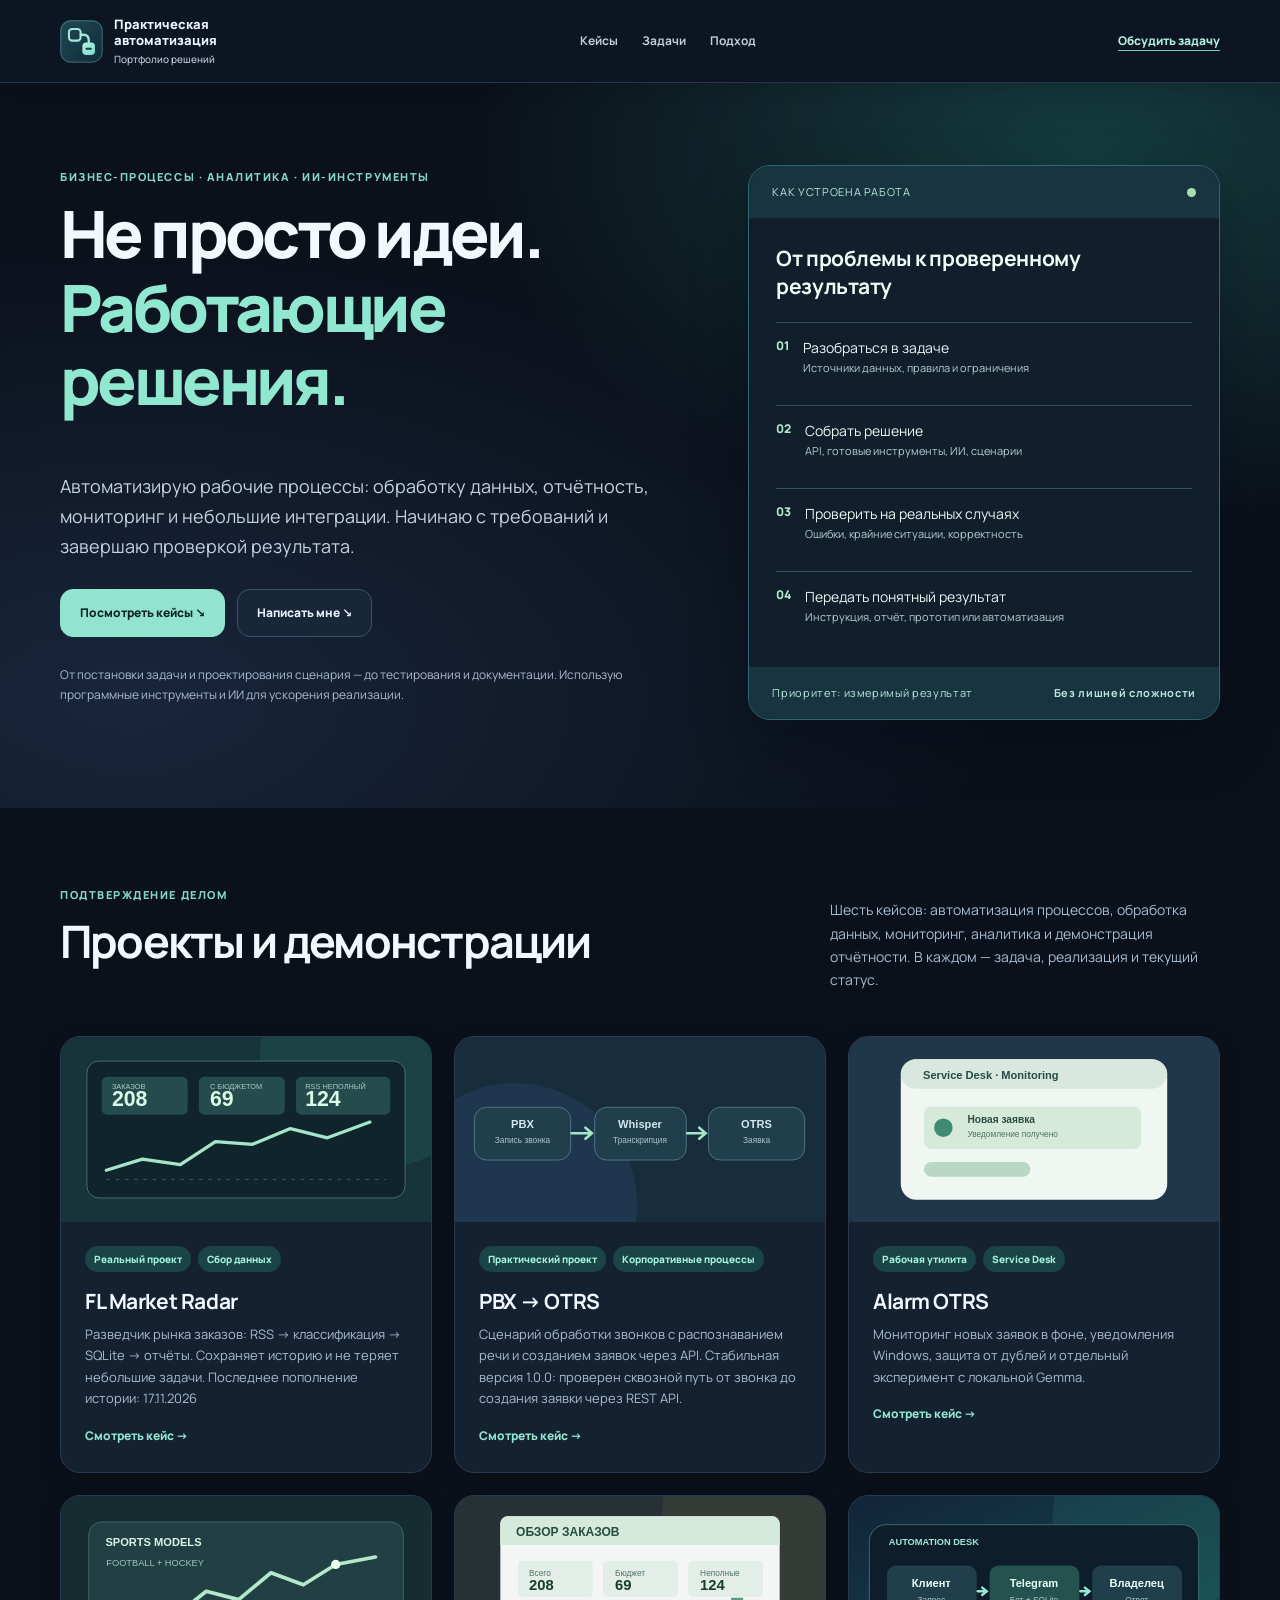
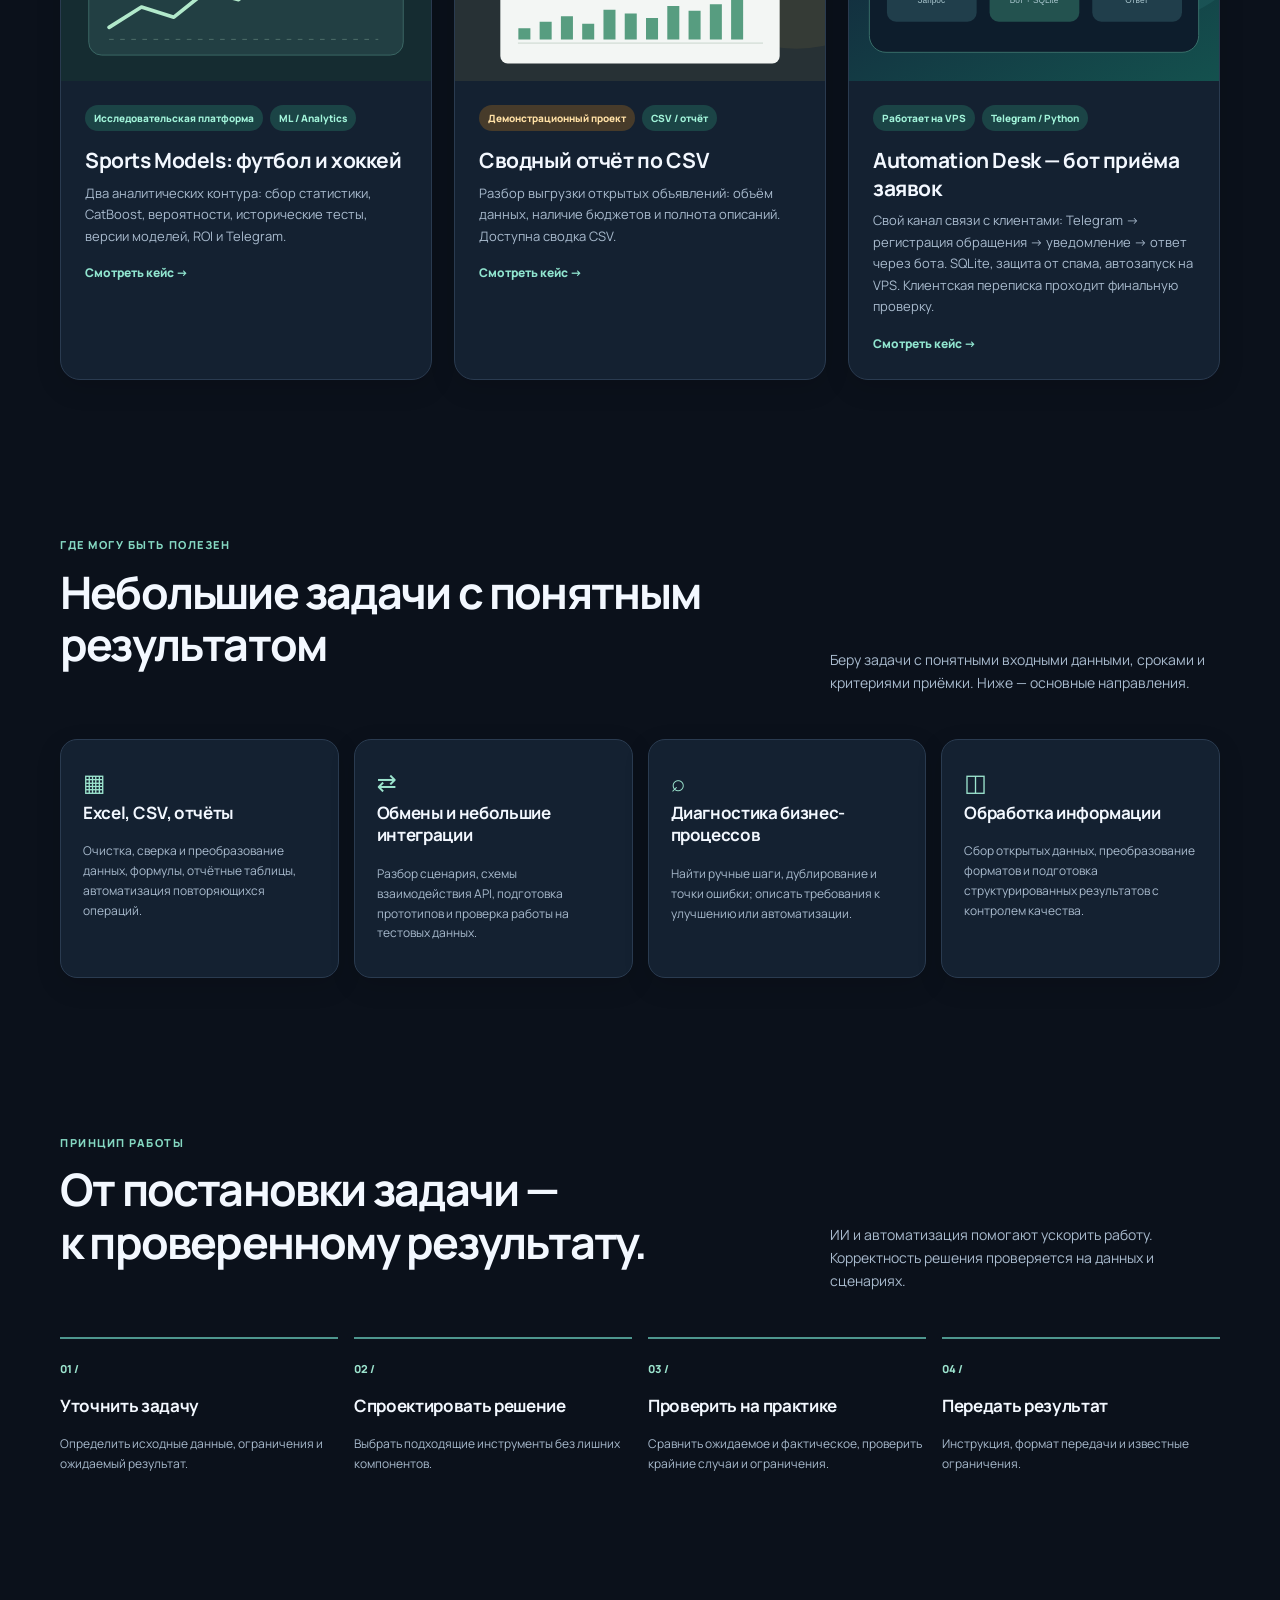
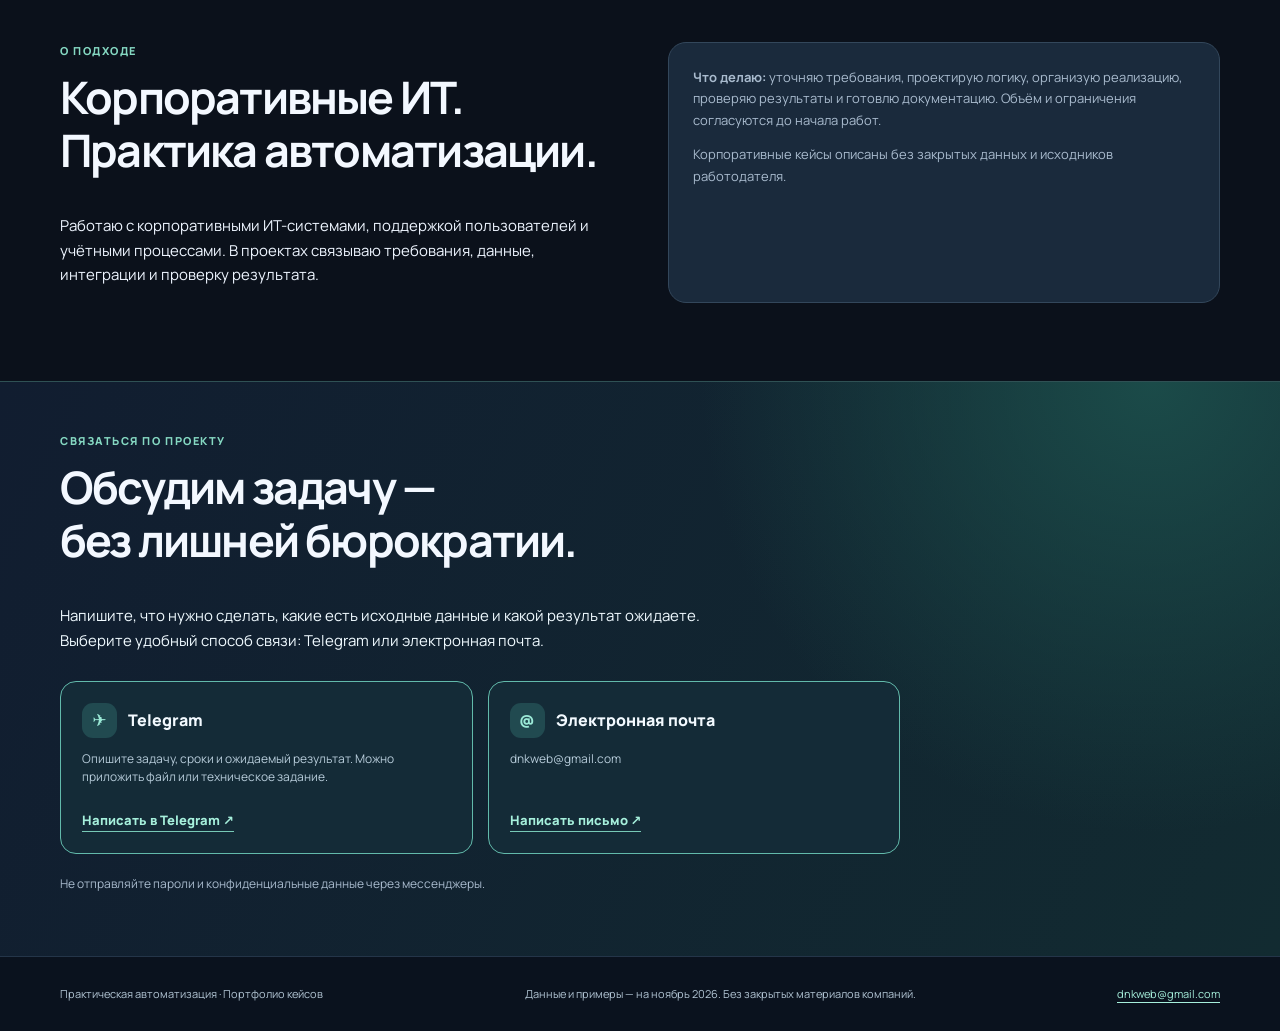
<file: index.html>
<!doctype html><html lang="ru"><head><meta charset="utf-8"><meta name="viewport" content="width=device-width,initial-scale=1"><meta name="description" content="Практическая автоматизация бизнеса: данные, отчётность, корпоративные интеграции и прототипы с использованием ИИ. Реальные примеры решений."><title>Практическая автоматизация — портфолио</title><link rel="icon" href="assets/favicon.svg" type="image/svg+xml"><link rel="stylesheet" href="assets/styles.css"><script defer src="assets/radar-metrics.js"></script><script defer src="assets/site.js"></script></head>
<body><header class="site-header"><div class="wrap header-inner"><a href="index.html" class="brand"><span class="brand-mark" aria-hidden="true"><img src="assets/favicon.svg" alt="" width="43" height="43"></span><span>Практическая<br>автоматизация<small>Портфолио решений</small></span></a><nav class="nav" aria-label="Основная навигация"><a href="#cases">Кейсы</a><a href="#services">Задачи</a><a href="#approach" class="optional">Подход</a></nav><a class="toplink" href="#contact">Обсудить задачу</a></div></header>
<main><section class="hero"><div class="wrap hero-grid"><div><p class="eyebrow">Бизнес-процессы · Аналитика · ИИ-инструменты</p><h1>Не просто идеи.<br><em>Работающие решения.</em></h1><p class="lead">Автоматизирую рабочие процессы: обработку данных, отчётность, мониторинг и небольшие интеграции. Начинаю с требований и завершаю проверкой результата.</p><div class="hero-actions"><a class="btn btn-primary" href="#cases">Посмотреть кейсы ↘</a><a class="btn" href="#contact">Написать мне ↘</a></div><p class="small-note">От постановки задачи и проектирования сценария — до тестирования и документации. Использую программные инструменты и ИИ для ускорения реализации.</p></div><div class="signal-card" aria-label="Пример процесса автоматизации"><div class="signal-top"><span>КАК УСТРОЕНА РАБОТА</span><span class="signal-dot" aria-hidden="true"></span></div><div class="signal-body"><h3>От проблемы к проверенному результату</h3><div class="workflow-mini"><div class="step"><div class="number">01</div><div>Разобраться в задаче<span class="detail">Источники данных, правила и ограничения</span></div></div><div class="step"><div class="number">02</div><div>Собрать решение<span class="detail">API, готовые инструменты, ИИ, сценарии</span></div></div><div class="step"><div class="number">03</div><div>Проверить на реальных случаях<span class="detail">Ошибки, крайние ситуации, корректность</span></div></div><div class="step"><div class="number">04</div><div>Передать понятный результат<span class="detail">Инструкция, отчёт, прототип или автоматизация</span></div></div></div></div><div class="signal-foot"><span>Приоритет: измеримый результат</span><strong>Без лишней сложности</strong></div></div></div></section>
<section id="cases" class="section"><div class="wrap"><div class="section-header"><div><p class="section-label">Подтверждение делом</p><h2>Проекты и демонстрации</h2></div><p class="section-desc">Шесть кейсов: автоматизация процессов, обработка данных, мониторинг, аналитика и демонстрация отчётности. В каждом — задача, реализация и текущий статус.</p></div><div class="project-grid">
<article class="project"><a class="project-visual" href="cases/radar.html" aria-label="Подробнее о FL Market Radar"><svg viewBox="0 0 400 200" xmlns="http://www.w3.org/2000/svg"><rect width="400" height="200" fill="#16343a"/><circle cx="340" cy="18" r="125" fill="#275b56" opacity=".38"/><rect x="28" y="26" width="344" height="148" rx="13" fill="#10242c" stroke="#49756e"/><rect x="44" y="43" width="93" height="41" rx="6" fill="#254b4c"/><text x="55" y="56" font-size="8" fill="#afc8c5" font-family="Arial">ЗАКАЗОВ</text><text x="55" y="75" font-size="23" font-weight="bold" fill="#dcfbe7" font-family="Arial" data-radar-metric="total">208</text><rect x="149" y="43" width="93" height="41" rx="6" fill="#254b4c"/><text x="161" y="56" font-size="8" fill="#afc8c5" font-family="Arial">С БЮДЖЕТОМ</text><text x="161" y="75" font-size="23" font-weight="bold" fill="#dcfbe7" font-family="Arial" data-radar-metric="with_budget">69</text><rect x="254" y="43" width="102" height="41" rx="6" fill="#254b4c"/><text x="264" y="56" font-size="8" fill="#afc8c5" font-family="Arial">RSS НЕПОЛНЫЙ</text><text x="264" y="75" font-size="23" font-weight="bold" fill="#dcfbe7" font-family="Arial" data-radar-metric="truncated">124</text><path d="M49 144L88 132L129 138L167 113L207 116L248 99L288 109L334 92" fill="none" stroke="#a5e5c8" stroke-width="3.5" stroke-linejoin="round" stroke-linecap="round"/><path d="M49 154H351" stroke="#3f5d65" stroke-dasharray="4 6"/></svg></a><div class="project-body"><div class="meta"><span class="chip">Реальный проект</span><span class="chip">Сбор данных</span></div><h3>FL Market Radar</h3><p>Разведчик рынка заказов: RSS → классификация → SQLite → отчёты. Сохраняет историю и не теряет небольшие задачи. <span class="radar-updated" data-radar-last-seen>Последнее пополнение истории: 17.11.2026</span></p><a class="case-link" href="cases/radar.html">Смотреть кейс →</a></div></article>
<article class="project"><a class="project-visual" href="cases/pbx.html" aria-label="Подробнее об интеграции телефонии"><svg viewBox="0 0 400 200" xmlns="http://www.w3.org/2000/svg"><rect width="400" height="200" fill="#182d3c"/><circle cx="65" cy="182" r="132" fill="#284768" opacity=".42"/><rect x="21" y="76" width="104" height="57" rx="13" fill="#213e4d" stroke="#527788"/><rect x="151" y="76" width="99" height="57" rx="13" fill="#213e4d" stroke="#527788"/><rect x="274" y="76" width="104" height="57" rx="13" fill="#213e4d" stroke="#527788"/><text x="73" y="98" text-anchor="middle" fill="#d3e9f0" font-size="12" font-weight="bold" font-family="Arial">PBX</text><text x="73" y="115" text-anchor="middle" fill="#a9c4d1" font-size="9" font-family="Arial">Запись звонка</text><text x="200" y="98" text-anchor="middle" fill="#d3e9f0" font-size="12" font-weight="bold" font-family="Arial">Whisper</text><text x="200" y="115" text-anchor="middle" fill="#a9c4d1" font-size="9" font-family="Arial">Транскрипция</text><text x="326" y="98" text-anchor="middle" fill="#d3e9f0" font-size="12" font-weight="bold" font-family="Arial">OTRS</text><text x="326" y="115" text-anchor="middle" fill="#a9c4d1" font-size="9" font-family="Arial">Заявка</text><path d="M126 104h22m-7-6 7 6-7 6M251 104h20m-7-6 7 6-7 6" stroke="#a5e5c8" fill="none" stroke-width="2.8" stroke-linecap="round"/></svg></a><div class="project-body"><div class="meta"><span class="chip">Практический проект</span><span class="chip">Корпоративные процессы</span></div><h3>PBX → OTRS</h3><p>Сценарий обработки звонков с распознаванием речи и созданием заявок через API. Стабильная версия 1.0.0: проверен сквозной путь от звонка до создания заявки через REST API.</p><a class="case-link" href="cases/pbx.html">Смотреть кейс →</a></div></article>
<article class="project"><a class="project-visual" href="cases/alarm.html" aria-label="Подробнее об Alarm OTRS"><svg viewBox="0 0 400 200" xmlns="http://www.w3.org/2000/svg"><rect width="400" height="200" fill="#20374b"/><rect x="56" y="24" width="288" height="152" rx="17" fill="#f0f7f3"/><rect x="56" y="24" width="288" height="32" rx="17" fill="#d9e8df"/><text x="80" y="45" font-family="Arial" font-weight="bold" font-size="12" fill="#244c44">Service Desk · Monitoring</text><rect x="81" y="75" width="235" height="46" rx="8" fill="#d6eadb"/><circle cx="102" cy="98" r="10" fill="#408c72"/><text x="128" y="93" font-family="Arial" font-weight="bold" font-size="11" fill="#294f43">Новая заявка</text><text x="128" y="108" font-family="Arial" font-size="9" fill="#537666">Уведомление получено</text><rect x="81" y="135" width="115" height="16" rx="8" fill="#b8d7c4"/></svg></a><div class="project-body"><div class="meta"><span class="chip">Рабочая утилита</span><span class="chip">Service Desk</span></div><h3>Alarm OTRS</h3><p>Мониторинг новых заявок в фоне, уведомления Windows, защита от дублей и отдельный эксперимент с локальной Gemma.</p><a class="case-link" href="cases/alarm.html">Смотреть кейс →</a></div></article>
<article class="project"><a class="project-visual" href="cases/sports.html" aria-label="Подробнее о Sports Models"><svg viewBox="0 0 400 200" xmlns="http://www.w3.org/2000/svg"><rect width="400" height="200" fill="#152c31"/><rect x="30" y="28" width="340" height="144" rx="14" fill="#223f43" stroke="#3d6b68"/><text x="48" y="54" font-family="Arial" font-size="12" font-weight="bold" fill="#d9f2e4">SPORTS MODELS</text><text x="49" y="76" font-family="Arial" font-size="10" fill="#9ac8ba">FOOTBALL + HOCKEY</text><path d="M52 142 L87 120 L122 131 L157 103 L192 112 L227 83 L262 96 L297 74 L340 66" fill="none" stroke="#b2e9cb" stroke-width="4" stroke-linejoin="round" stroke-linecap="round"/><path d="M52 155H343" stroke="#50716d" stroke-dasharray="5 7"/><circle cx="297" cy="74" r="5" fill="#e9fff0"/></svg></a><div class="project-body"><div class="meta"><span class="chip">Исследовательская платформа</span><span class="chip">ML / Analytics</span></div><h3>Sports Models: футбол и хоккей</h3><p>Два аналитических контура: сбор статистики, CatBoost, вероятности, исторические тесты, версии моделей, ROI и Telegram.</p><a class="case-link" href="cases/sports.html">Смотреть кейс →</a></div></article>
<article class="project"><a class="project-visual" href="cases/reporting.html" aria-label="Подробнее о демонстрации отчётности"><svg viewBox="0 0 400 200" xmlns="http://www.w3.org/2000/svg"><rect width="400" height="200" fill="#273135"/><circle cx="369" cy="20" r="145" fill="#62583b" opacity=".25"/><rect x="49" y="22" width="302" height="159" rx="8" fill="#f3f6f4"/><rect x="49" y="22" width="302" height="31" rx="8" fill="#d6e9dd"/><rect x="49" y="45" width="302" height="8" fill="#d6e9dd"/><text x="66" y="43" fill="#254e3e" font-size="13" font-weight="bold" font-family="Arial">ОБЗОР ЗАКАЗОВ</text><rect x="68" y="70" width="81" height="39" rx="5" fill="#e3eee8"/><rect x="160" y="70" width="81" height="39" rx="5" fill="#e3eee8"/><rect x="252" y="70" width="81" height="39" rx="5" fill="#e3eee8"/><text x="80" y="87" font-family="Arial" font-size="9" fill="#507568">Всего</text><text x="80" y="102" font-family="Arial" font-weight="bold" font-size="16" fill="#153c2c" data-radar-metric="total">208</text><text x="173" y="87" font-family="Arial" font-size="9" fill="#507568">Бюджет</text><text x="173" y="102" font-family="Arial" font-weight="bold" font-size="16" fill="#153c2c" data-radar-metric="with_budget">69</text><text x="265" y="87" font-family="Arial" font-size="9" fill="#507568">Неполные</text><text x="265" y="102" font-family="Arial" font-weight="bold" font-size="16" fill="#153c2c" data-radar-metric="truncated">124</text><path d="M68 159h265" stroke="#c6d4ca" stroke-width="1"/><path d="M75 155v-12M98 155v-19M121 155v-25M144 155v-17M167 155v-32M190 155v-28M213 155v-23M236 155v-36M259 155v-31M282 155v-38M305 155v-45" stroke="#579d80" stroke-width="13"/></svg></a><div class="project-body"><div class="meta"><span class="chip demo">Демонстрационный проект</span><span class="chip">CSV / отчёт</span></div><h3>Сводный отчёт по CSV</h3><p>Разбор выгрузки открытых объявлений: объём данных, наличие бюджетов и полнота описаний. Доступна сводка CSV.</p><a class="case-link" href="cases/reporting.html">Смотреть кейс →</a></div></article>
<article class="project"><a class="project-visual" href="cases/chatbot.html" aria-label="Подробнее о Telegram-боте Automation Desk"><svg viewBox="0 0 400 200" xmlns="http://www.w3.org/2000/svg" role="img" aria-label="Обращение клиента через Telegram поступает владельцу и возвращается ответ"><defs><linearGradient id="botbg" x1="0" y1="0" x2="1" y2="1"><stop stop-color="#12243a"/><stop offset="1" stop-color="#14514e"/></linearGradient></defs><rect width="400" height="200" fill="url(#botbg)"/><circle cx="330" cy="24" r="110" fill="#43a6a0" opacity=".12"/><rect x="22" y="31" width="356" height="138" rx="18" fill="#0d1d2c" stroke="#3b726d"/><text x="43" y="53" fill="#a5e5d4" font-size="10" font-weight="bold" font-family="Arial">AUTOMATION DESK</text><rect x="41" y="75" width="97" height="61" rx="10" fill="#203e4b"/><rect x="152" y="75" width="97" height="61" rx="10" fill="#23524f"/><rect x="263" y="75" width="97" height="61" rx="10" fill="#203e4b"/><g fill="#e9fff8" font-family="Arial" font-weight="bold" font-size="12" text-anchor="middle"><text x="89" y="98">Клиент</text><text x="200" y="98">Telegram</text><text x="311" y="98">Владелец</text></g><g fill="#aac7cf" font-family="Arial" font-size="9" text-anchor="middle"><text x="89" y="116">Запрос</text><text x="200" y="116">Бот + SQLite</text><text x="311" y="116">Ответ</text></g><path d="M139 103h10m-5-4 5 4-5 4M250 103h10m-5-4 5 4-5 4" stroke="#94e7d3" stroke-width="2.5" fill="none" stroke-linecap="round"/></svg></a><div class="project-body"><div class="meta"><span class="chip">Работает на VPS</span><span class="chip">Telegram / Python</span></div><h3>Automation Desk — бот приёма заявок</h3><p>Свой канал связи с клиентами: Telegram → регистрация обращения → уведомление → ответ через бота. SQLite, защита от спама, автозапуск на VPS. Клиентская переписка проходит финальную проверку.</p><a class="case-link" href="cases/chatbot.html">Смотреть кейс →</a></div></article>
</div></div></section>
<section id="services" class="section"><div class="wrap"><div class="section-header"><div><p class="section-label">Где могу быть полезен</p><h2>Небольшие задачи с понятным результатом</h2></div><p class="section-desc">Беру задачи с понятными входными данными, сроками и критериями приёмки. Ниже — основные направления.</p></div><div class="services"><div class="service"><span class="icon">▦</span><h3>Excel, CSV, отчёты</h3><p>Очистка, сверка и преобразование данных, формулы, отчётные таблицы, автоматизация повторяющихся операций.</p></div><div class="service"><span class="icon">⇄</span><h3>Обмены и небольшие интеграции</h3><p>Разбор сценария, схемы взаимодействия API, подготовка прототипов и проверка работы на тестовых данных.</p></div><div class="service"><span class="icon">⌕</span><h3>Диагностика бизнес-процессов</h3><p>Найти ручные шаги, дублирование и точки ошибки; описать требования к улучшению или автоматизации.</p></div><div class="service"><span class="icon">◫</span><h3>Обработка информации</h3><p>Сбор открытых данных, преобразование форматов и подготовка структурированных результатов с контролем качества.</p></div></div></div></section>
<section id="approach" class="section"><div class="wrap"><div class="section-header"><div><p class="section-label">Принцип работы</p><h2>От постановки задачи —<br>к проверенному результату.</h2></div><p class="section-desc">ИИ и автоматизация помогают ускорить работу. Корректность решения проверяется на данных и сценариях.</p></div><div class="principles"><div class="principle"><span class="n">01 /</span><h3>Уточнить задачу</h3><p>Определить исходные данные, ограничения и ожидаемый результат.</p></div><div class="principle"><span class="n">02 /</span><h3>Спроектировать решение</h3><p>Выбрать подходящие инструменты без лишних компонентов.</p></div><div class="principle"><span class="n">03 /</span><h3>Проверить на практике</h3><p>Сравнить ожидаемое и фактическое, проверить крайние случаи и ограничения.</p></div><div class="principle"><span class="n">04 /</span><h3>Передать результат</h3><p>Инструкция, формат передачи и известные ограничения.</p></div></div></div></section>
<section class="section"><div class="wrap"><div class="about"><div><p class="section-label">О подходе</p><h2>Корпоративные ИТ.<br>Практика автоматизации.</h2><p>Работаю с корпоративными ИТ-системами, поддержкой пользователей и учётными процессами. В проектах связываю требования, данные, интеграции и проверку результата.</p></div><div class="aside"><p><strong>Что делаю:</strong> уточняю требования, проектирую логику, организую реализацию, проверяю результаты и готовлю документацию. Объём и ограничения согласуются до начала работ.</p><p>Корпоративные кейсы описаны без закрытых данных и исходников работодателя.</p></div></div></div></section>
<section id="contact" class="contact"><div class="wrap"><p class="section-label">Связаться по проекту</p><h2>Обсудим задачу —<br>без лишней бюрократии.</h2><p class="contact-lead">Напишите, что нужно сделать, какие есть исходные данные и какой результат ожидаете. Выберите удобный способ связи: Telegram или электронная почта.</p><div class="contact-grid" aria-label="Контактные каналы">
<div class="contact-channel" data-channel-card="telegram" data-active="true"><div class="channel-heading"><span class="channel-icon">✈</span><span>Telegram</span></div><p class="channel-note" data-channel-note="telegram">Опишите задачу, сроки и ожидаемый результат. Можно приложить файл или техническое задание.</p><a class="channel-action" data-channel-link="telegram" href="https://t.me/dnk_automation_bot" rel="noopener noreferrer" target="_blank">Написать в Telegram ↗</a></div>
<div class="contact-channel" data-channel-card="email" data-active="true"><div class="channel-heading"><span class="channel-icon">@</span><span>Электронная почта</span></div><p class="channel-note" data-channel-note="email">dnkweb@gmail.com — для технического задания, описания задачи и документов.</p><a class="channel-action" data-channel-link="email" href="mailto:dnkweb@gmail.com">Написать письмо ↗</a></div>
</div><p class="small-note" style="margin-top:20px">Не отправляйте пароли и конфиденциальные данные через мессенджеры.</p></div></section></main>
<footer class="site-footer"><div class="wrap"><span>Практическая автоматизация · Портфолио кейсов</span><span>Данные и примеры — на ноябрь 2026. Без закрытых материалов компаний.</span><a class="footer-email" href="mailto:dnkweb@gmail.com">dnkweb@gmail.com</a></div></footer></body></html>
</file>
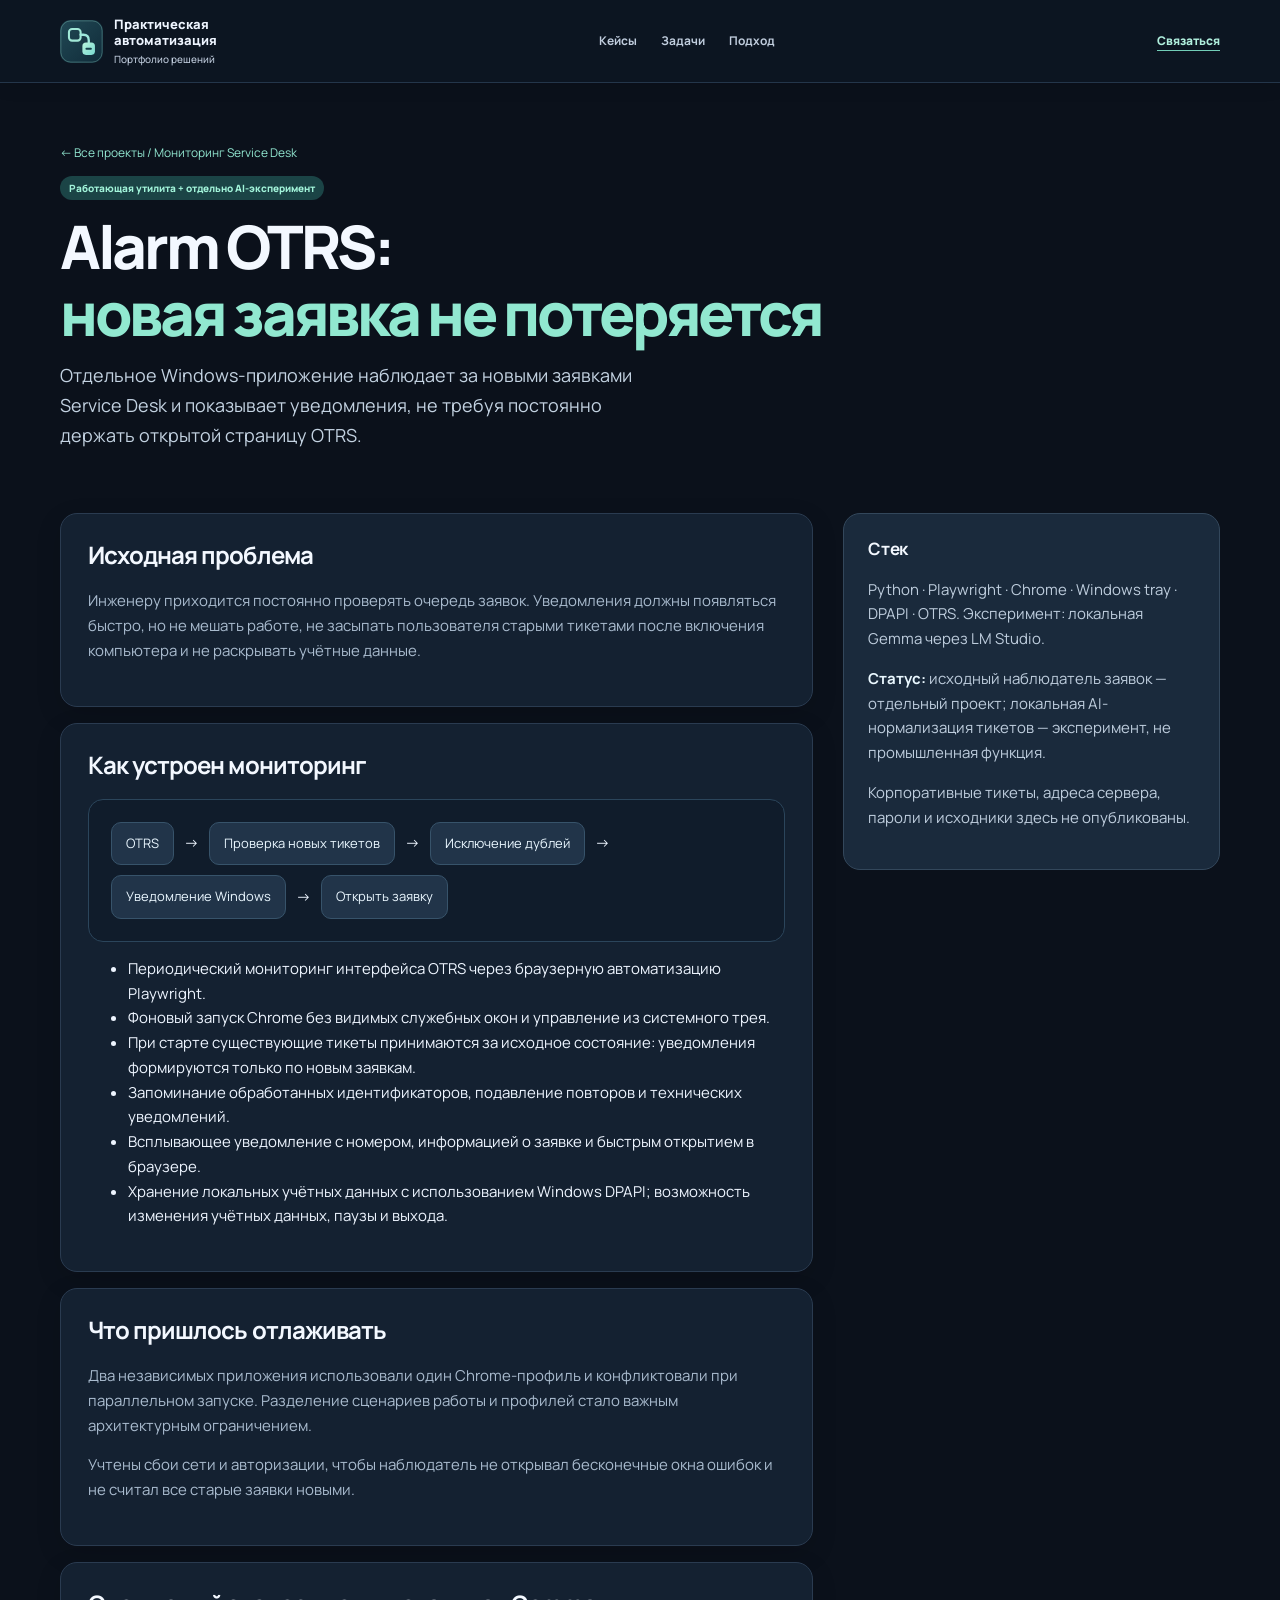
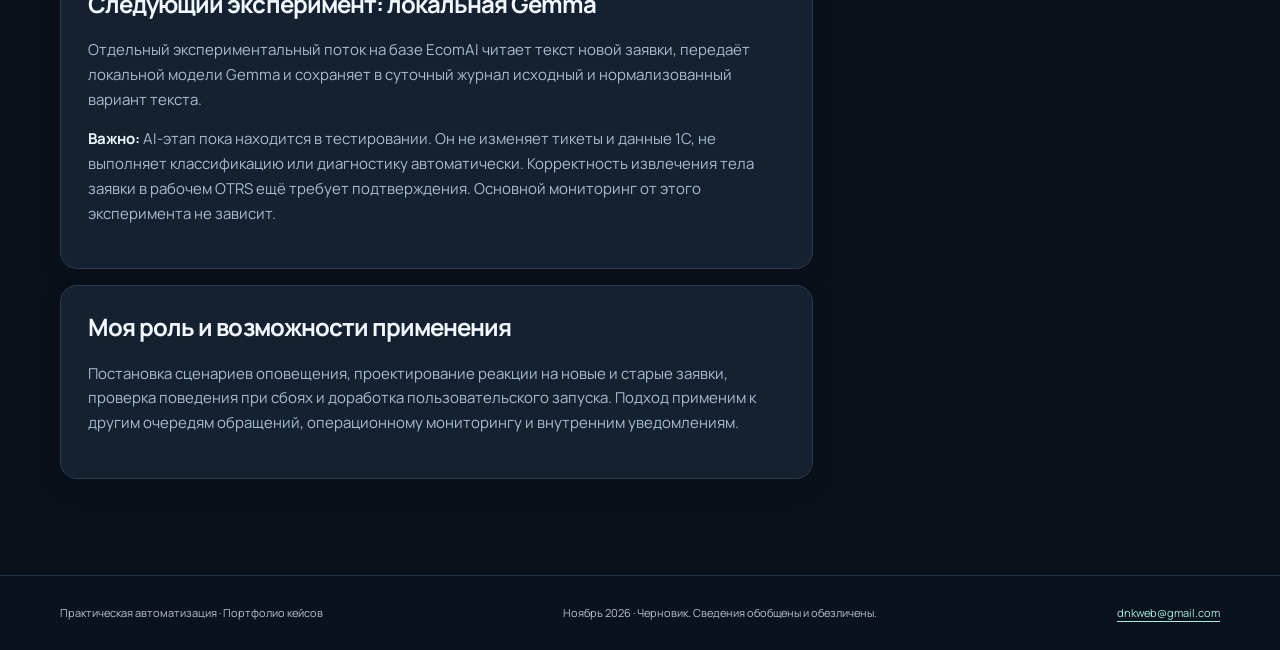
<file: cases/alarm.html>
<!doctype html><html lang="ru"><head><meta charset="utf-8"><meta name="viewport" content="width=device-width,initial-scale=1"><meta name="description" content="Автономный Windows-наблюдатель новых заявок OTRS с уведомлениями и отдельным экспериментом локальной AI-обработки."><title>Alarm OTRS — мониторинг заявок</title><link rel="icon" href="../assets/favicon.svg" type="image/svg+xml"><link rel="stylesheet" href="../assets/styles.css"><script defer src="../assets/site.js"></script></head><body><header class="site-header"><div class="wrap header-inner"><a class="brand" href="../index.html"><span class="brand-mark" aria-hidden="true"><img src="../assets/favicon.svg" alt="" width="43" height="43"></span><span>Практическая<br>автоматизация<small>Портфолио решений</small></span></a><nav class="nav"><a href="../index.html#cases">Кейсы</a><a href="../index.html#services">Задачи</a><a href="../index.html#approach">Подход</a></nav><a class="toplink" href="../index.html#contact">Связаться</a></div></header><main><div class="wrap"><div class="page-hero"><p class="crumb"><a href="../index.html">← Все проекты</a> / Мониторинг Service Desk</p><span class="kicker">Работающая утилита + отдельно AI-эксперимент</span><h1>Alarm OTRS:<br><em>новая заявка не потеряется</em></h1><p class="lead">Отдельное Windows-приложение наблюдает за новыми заявками Service Desk и показывает уведомления, не требуя постоянно держать открытой страницу OTRS.</p></div><div class="case-layout"><div class="case-main"><section class="case-block"><h2>Исходная проблема</h2><p>Инженеру приходится постоянно проверять очередь заявок. Уведомления должны появляться быстро, но не мешать работе, не засыпать пользователя старыми тикетами после включения компьютера и не раскрывать учётные данные.</p></section><section class="case-block"><h2>Как устроен мониторинг</h2><div class="showcase"><div class="flowchart"><span>OTRS</span> → <span>Проверка новых тикетов</span> → <span>Исключение дублей</span> → <span>Уведомление Windows</span> → <span>Открыть заявку</span></div></div><ul><li>Периодический мониторинг интерфейса OTRS через браузерную автоматизацию Playwright.</li><li>Фоновый запуск Chrome без видимых служебных окон и управление из системного трея.</li><li>При старте существующие тикеты принимаются за исходное состояние: уведомления формируются только по новым заявкам.</li><li>Запоминание обработанных идентификаторов, подавление повторов и технических уведомлений.</li><li>Всплывающее уведомление с номером, информацией о заявке и быстрым открытием в браузере.</li><li>Хранение локальных учётных данных с использованием Windows DPAPI; возможность изменения учётных данных, паузы и выхода.</li></ul></section><section class="case-block"><h2>Что пришлось отлаживать</h2><p>Два независимых приложения использовали один Chrome-профиль и конфликтовали при параллельном запуске. Разделение сценариев работы и профилей стало важным архитектурным ограничением.</p><p>Учтены сбои сети и авторизации, чтобы наблюдатель не открывал бесконечные окна ошибок и не считал все старые заявки новыми.</p></section><section class="case-block"><h2>Следующий эксперимент: локальная Gemma</h2><p>Отдельный экспериментальный поток на базе EcomAI читает текст новой заявки, передаёт локальной модели Gemma и сохраняет в суточный журнал исходный и нормализованный вариант текста.</p><p><strong>Важно:</strong> AI-этап пока находится в тестировании. Он не изменяет тикеты и данные 1С, не выполняет классификацию или диагностику автоматически. Корректность извлечения тела заявки в рабочем OTRS ещё требует подтверждения. Основной мониторинг от этого эксперимента не зависит.</p></section><section class="case-block"><h2>Моя роль и возможности применения</h2><p>Постановка сценариев оповещения, проектирование реакции на новые и старые заявки, проверка поведения при сбоях и доработка пользовательского запуска. Подход применим к другим очередям обращений, операционному мониторингу и внутренним уведомлениям.</p></section></div><aside class="case-side"><h3>Стек</h3><p>Python · Playwright · Chrome · Windows tray · DPAPI · OTRS. Эксперимент: локальная Gemma через LM Studio.</p><p><strong>Статус:</strong> исходный наблюдатель заявок — отдельный проект; локальная AI-нормализация тикетов — эксперимент, не промышленная функция.</p><p>Корпоративные тикеты, адреса сервера, пароли и исходники здесь не опубликованы.</p></aside></div></div></main><footer class="site-footer"><div class="wrap"><span>Практическая автоматизация · Портфолио кейсов</span><span>Ноябрь 2026 · Черновик. Сведения обобщены и обезличены.</span><a class="footer-email" href="mailto:dnkweb@gmail.com">dnkweb@gmail.com</a></div></footer></body></html>
</file>
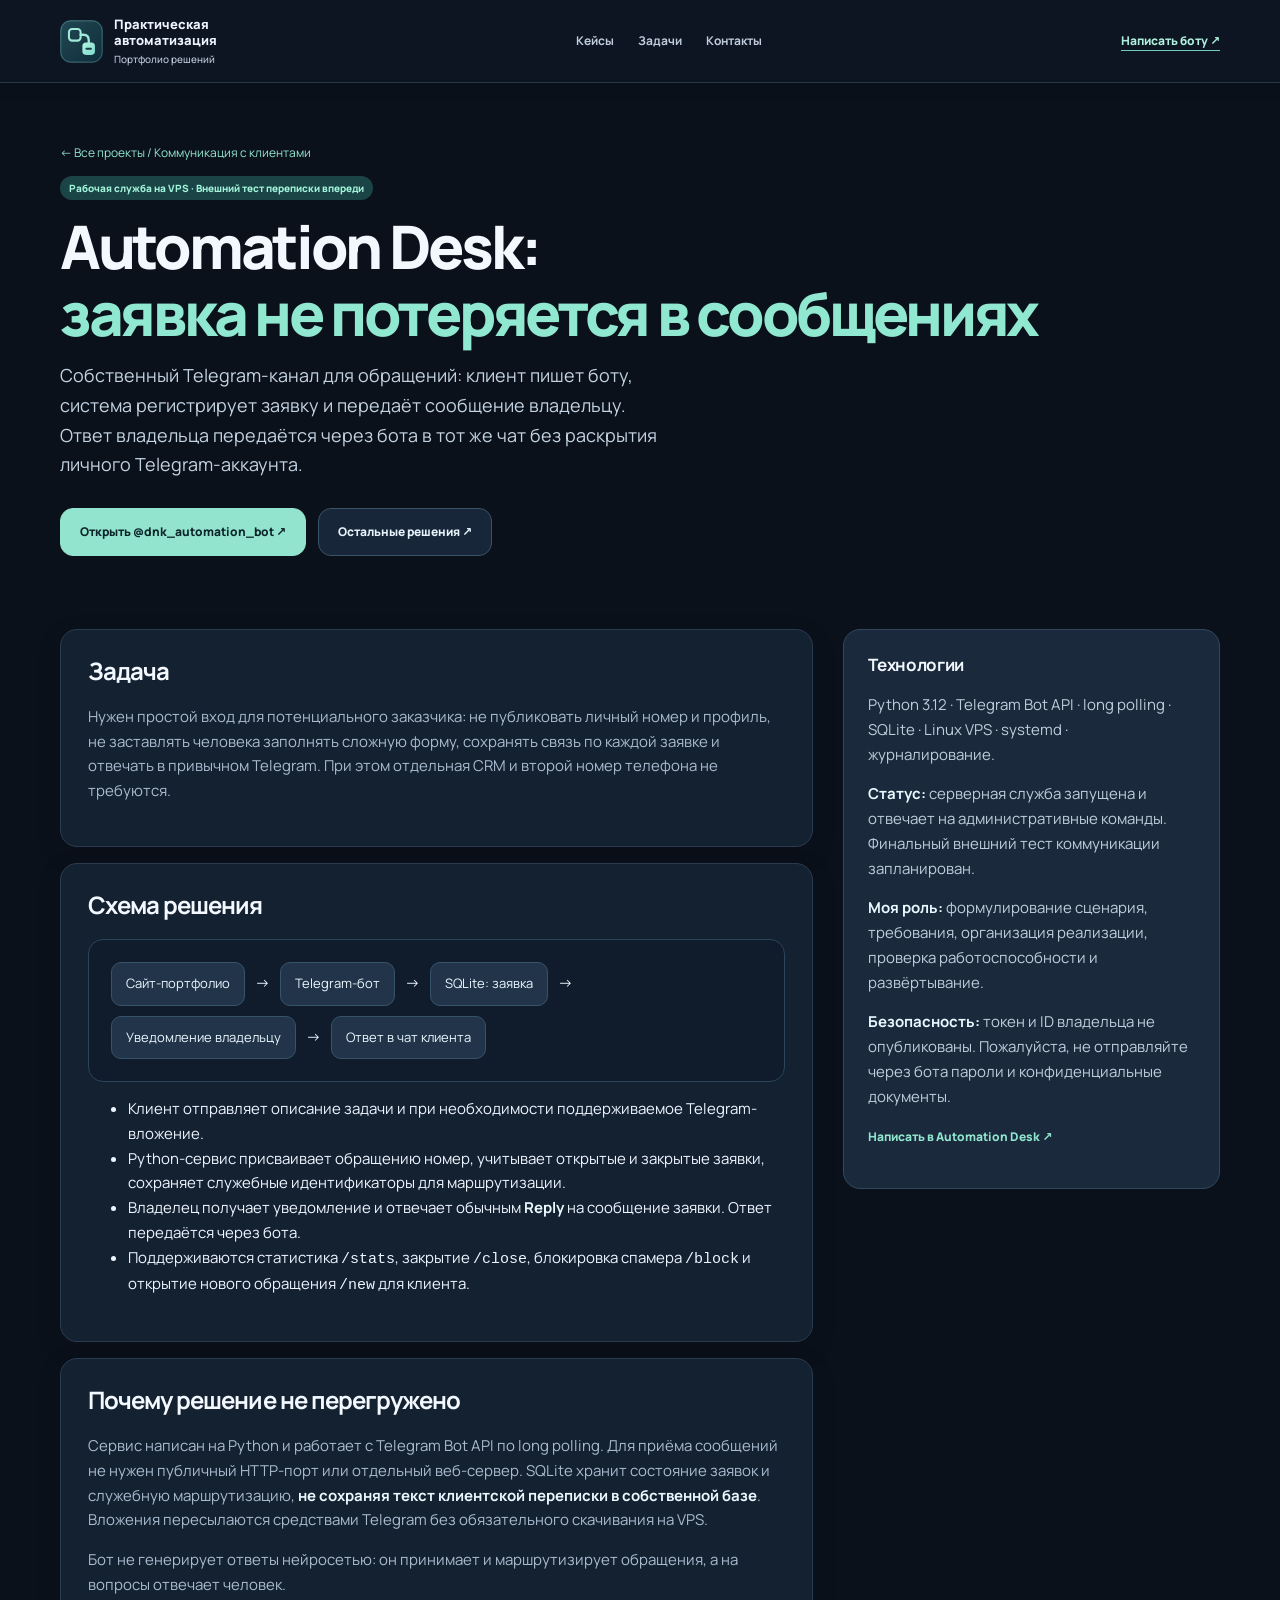
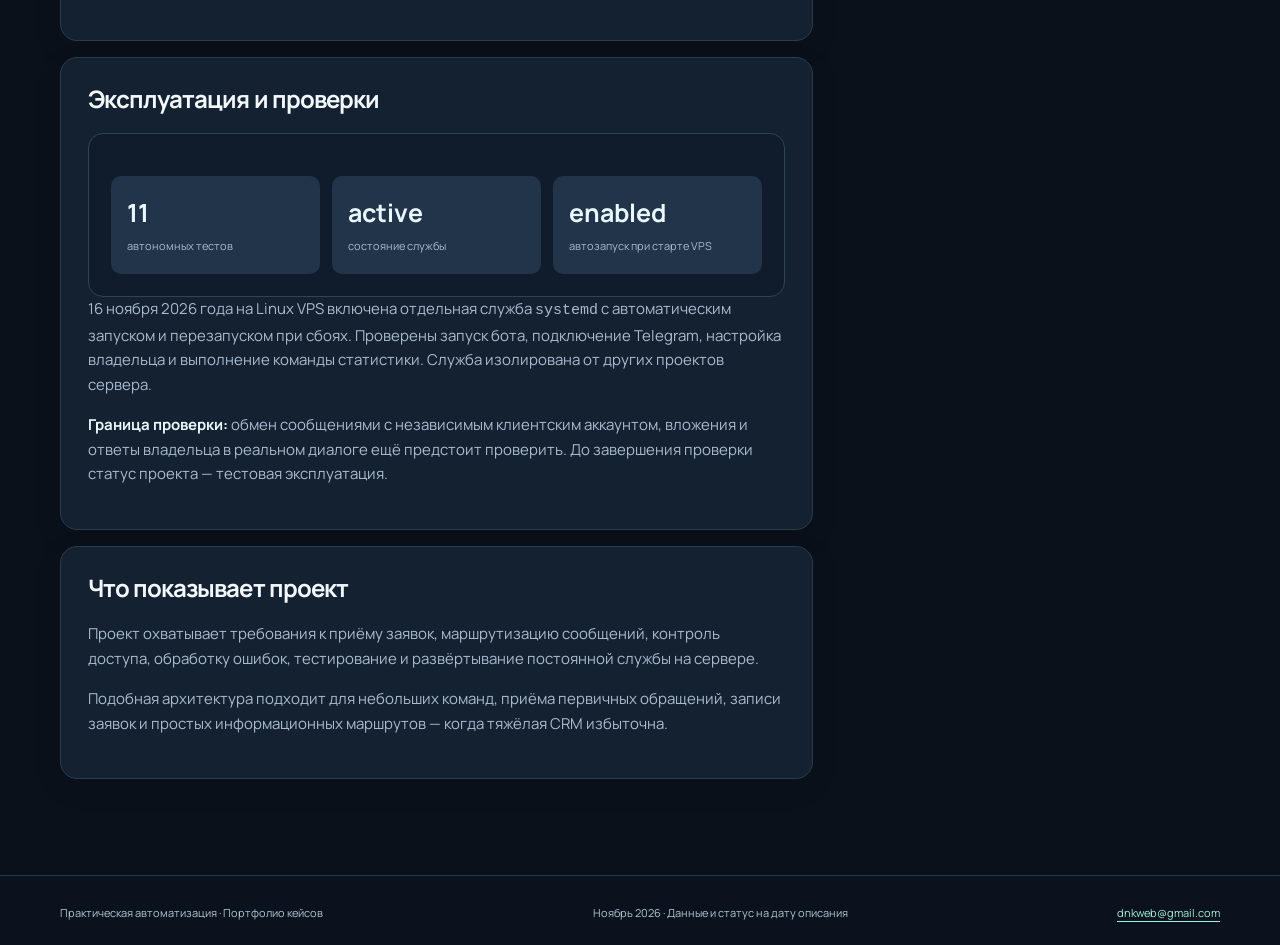
<file: cases/chatbot.html>
<!doctype html>
<html lang="ru">
<head>
<meta charset="utf-8"><meta name="viewport" content="width=device-width,initial-scale=1">
<meta name="description" content="Automation Desk: Telegram-бот для приёма заявок, двусторонней переписки и регистрации обращений, запущенный отдельной службой на VPS.">
<title>Automation Desk — Telegram-бот для приёма заявок</title>
<link rel="icon" href="../assets/favicon.svg" type="image/svg+xml">
<link rel="stylesheet" href="../assets/styles.css">
<script defer src="../assets/site.js"></script>
</head>
<body>
<header class="site-header"><div class="wrap header-inner">
<a class="brand" href="../index.html"><span class="brand-mark" aria-hidden="true"><img src="../assets/favicon.svg" alt="" width="43" height="43"></span><span>Практическая<br>автоматизация<small>Портфолио решений</small></span></a>
<nav class="nav" aria-label="Основная навигация"><a href="../index.html#cases">Кейсы</a><a href="../index.html#services">Задачи</a><a href="../index.html#contact">Контакты</a></nav>
<a class="toplink" href="https://t.me/dnk_automation_bot" target="_blank" rel="noopener noreferrer">Написать боту ↗</a>
</div></header>
<main><div class="wrap">
<div class="page-hero">
<p class="crumb"><a href="../index.html">← Все проекты</a> / Коммуникация с клиентами</p>
<span class="kicker">Рабочая служба на VPS · Внешний тест переписки впереди</span>
<h1>Automation Desk:<br><em>заявка не потеряется в сообщениях</em></h1>
<p class="lead">Собственный Telegram-канал для обращений: клиент пишет боту, система регистрирует заявку и передаёт сообщение владельцу. Ответ владельца передаётся через бота в тот же чат без раскрытия личного Telegram-аккаунта.</p>
<div class="hero-actions"><a class="btn btn-primary" href="https://t.me/dnk_automation_bot" target="_blank" rel="noopener noreferrer">Открыть @dnk_automation_bot ↗</a><a class="btn" href="../index.html#cases">Остальные решения ↗</a></div>
</div>
<div class="case-layout"><div class="case-main">
<section class="case-block"><h2>Задача</h2><p>Нужен простой вход для потенциального заказчика: не публиковать личный номер и профиль, не заставлять человека заполнять сложную форму, сохранять связь по каждой заявке и отвечать в привычном Telegram. При этом отдельная CRM и второй номер телефона не требуются.</p></section>
<section class="case-block"><h2>Схема решения</h2><div class="showcase"><div class="flowchart"><span>Сайт-портфолио</span> → <span>Telegram-бот</span> → <span>SQLite: заявка</span> → <span>Уведомление владельцу</span> → <span>Ответ в чат клиента</span></div></div>
<ul><li>Клиент отправляет описание задачи и при необходимости поддерживаемое Telegram-вложение.</li><li>Python-сервис присваивает обращению номер, учитывает открытые и закрытые заявки, сохраняет служебные идентификаторы для маршрутизации.</li><li>Владелец получает уведомление и отвечает обычным <strong>Reply</strong> на сообщение заявки. Ответ передаётся через бота.</li><li>Поддерживаются статистика <code>/stats</code>, закрытие <code>/close</code>, блокировка спамера <code>/block</code> и открытие нового обращения <code>/new</code> для клиента.</li></ul>
</section>
<section class="case-block"><h2>Почему решение не перегружено</h2><p>Сервис написан на Python и работает с Telegram Bot API по long polling. Для приёма сообщений не нужен публичный HTTP-порт или отдельный веб-сервер. SQLite хранит состояние заявок и служебную маршрутизацию, <strong>не сохраняя текст клиентской переписки в собственной базе</strong>. Вложения пересылаются средствами Telegram без обязательного скачивания на VPS.</p><p>Бот не генерирует ответы нейросетью: он принимает и маршрутизирует обращения, а на вопросы отвечает человек.</p></section>
<section class="case-block"><h2>Эксплуатация и проверки</h2><div class="showcase"><div class="stats"><div><strong>11</strong><span>автономных тестов</span></div><div><strong>active</strong><span>состояние службы</span></div><div><strong>enabled</strong><span>автозапуск при старте VPS</span></div></div></div>
<p>16 ноября 2026 года на Linux VPS включена отдельная служба <code>systemd</code> с автоматическим запуском и перезапуском при сбоях. Проверены запуск бота, подключение Telegram, настройка владельца и выполнение команды статистики. Служба изолирована от других проектов сервера.</p>
<p><strong>Граница проверки:</strong> обмен сообщениями с независимым клиентским аккаунтом, вложения и ответы владельца в реальном диалоге ещё предстоит проверить. До завершения проверки статус проекта — тестовая эксплуатация.</p></section>
<section class="case-block"><h2>Что показывает проект</h2><p>Проект охватывает требования к приёму заявок, маршрутизацию сообщений, контроль доступа, обработку ошибок, тестирование и развёртывание постоянной службы на сервере.</p><p>Подобная архитектура подходит для небольших команд, приёма первичных обращений, записи заявок и простых информационных маршрутов — когда тяжёлая CRM избыточна.</p></section>
</div>
<aside class="case-side"><h3>Технологии</h3><p>Python 3.12 · Telegram Bot API · long polling · SQLite · Linux VPS · systemd · журналирование.</p>
<p><strong>Статус:</strong> серверная служба запущена и отвечает на административные команды. Финальный внешний тест коммуникации запланирован.</p>
<p><strong>Моя роль:</strong> формулирование сценария, требования, организация реализации, проверка работоспособности и развёртывание.</p>
<p><strong>Безопасность:</strong> токен и ID владельца не опубликованы. Пожалуйста, не отправляйте через бота пароли и конфиденциальные документы.</p>
<p><a class="case-link" href="https://t.me/dnk_automation_bot" target="_blank" rel="noopener noreferrer">Написать в Automation Desk ↗</a></p>
</aside>
</div></div></main>
<footer class="site-footer"><div class="wrap"><span>Практическая автоматизация · Портфолио кейсов</span><span>Ноябрь 2026 · Данные и статус на дату описания</span><a class="footer-email" href="mailto:dnkweb@gmail.com">dnkweb@gmail.com</a></div></footer>
</body></html>
</file>
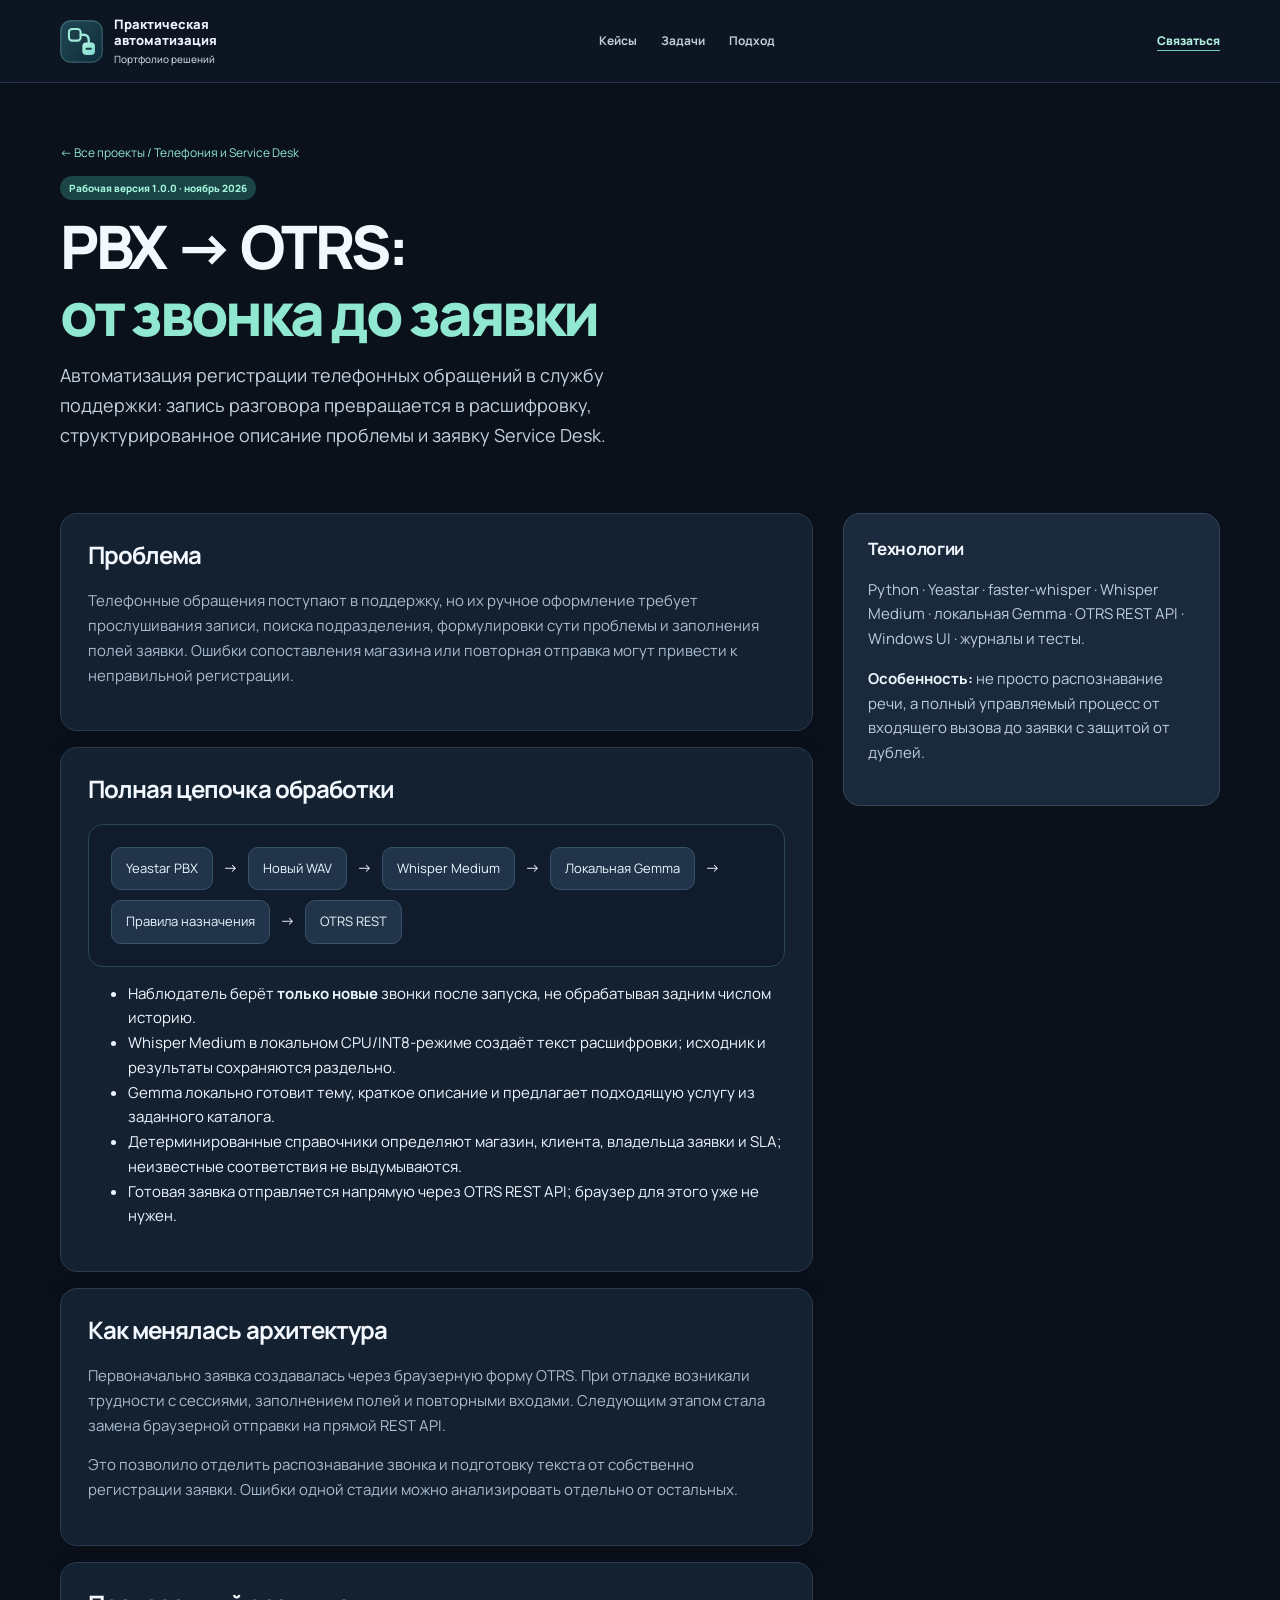
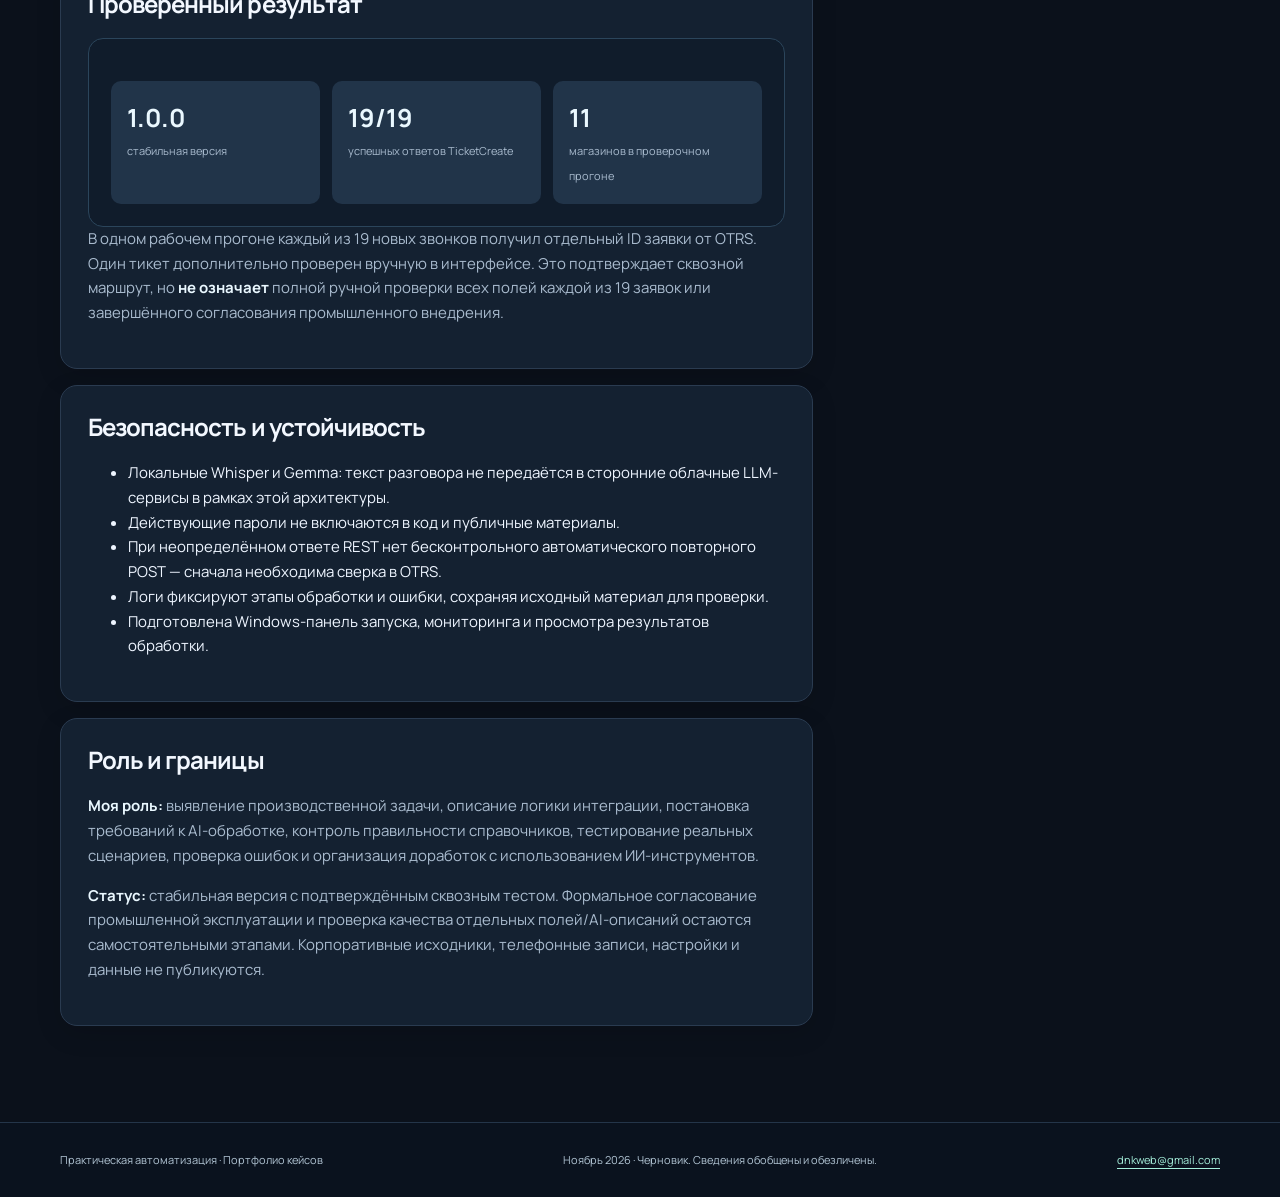
<file: cases/pbx.html>
<!doctype html><html lang="ru"><head><meta charset="utf-8"><meta name="viewport" content="width=device-width,initial-scale=1"><meta name="description" content="Сквозной кейс телефонных обращений: Yeastar, Whisper Medium, Gemma, OTRS REST API, тестирование и контроль ошибок."><title>PBX → OTRS — автоматизация телефонной поддержки</title><link rel="icon" href="../assets/favicon.svg" type="image/svg+xml"><link rel="stylesheet" href="../assets/styles.css"><script defer src="../assets/site.js"></script></head><body><header class="site-header"><div class="wrap header-inner"><a class="brand" href="../index.html"><span class="brand-mark" aria-hidden="true"><img src="../assets/favicon.svg" alt="" width="43" height="43"></span><span>Практическая<br>автоматизация<small>Портфолио решений</small></span></a><nav class="nav"><a href="../index.html#cases">Кейсы</a><a href="../index.html#services">Задачи</a><a href="../index.html#approach">Подход</a></nav><a class="toplink" href="../index.html#contact">Связаться</a></div></header><main><div class="wrap"><div class="page-hero"><p class="crumb"><a href="../index.html">← Все проекты</a> / Телефония и Service Desk</p><span class="kicker">Рабочая версия 1.0.0 · ноябрь 2026</span><h1>PBX → OTRS:<br><em>от звонка до заявки</em></h1><p class="lead">Автоматизация регистрации телефонных обращений в службу поддержки: запись разговора превращается в расшифровку, структурированное описание проблемы и заявку Service Desk.</p></div><div class="case-layout"><div class="case-main"><section class="case-block"><h2>Проблема</h2><p>Телефонные обращения поступают в поддержку, но их ручное оформление требует прослушивания записи, поиска подразделения, формулировки сути проблемы и заполнения полей заявки. Ошибки сопоставления магазина или повторная отправка могут привести к неправильной регистрации.</p></section><section class="case-block"><h2>Полная цепочка обработки</h2><div class="showcase"><div class="flowchart"><span>Yeastar PBX</span> → <span>Новый WAV</span> → <span>Whisper Medium</span> → <span>Локальная Gemma</span> → <span>Правила назначения</span> → <span>OTRS REST</span></div></div><ul><li>Наблюдатель берёт <strong>только новые</strong> звонки после запуска, не обрабатывая задним числом историю.</li><li>Whisper Medium в локальном CPU/INT8-режиме создаёт текст расшифровки; исходник и результаты сохраняются раздельно.</li><li>Gemma локально готовит тему, краткое описание и предлагает подходящую услугу из заданного каталога.</li><li>Детерминированные справочники определяют магазин, клиента, владельца заявки и SLA; неизвестные соответствия не выдумываются.</li><li>Готовая заявка отправляется напрямую через OTRS REST API; браузер для этого уже не нужен.</li></ul></section><section class="case-block"><h2>Как менялась архитектура</h2><p>Первоначально заявка создавалась через браузерную форму OTRS. При отладке возникали трудности с сессиями, заполнением полей и повторными входами. Следующим этапом стала замена браузерной отправки на прямой REST API.</p><p>Это позволило отделить распознавание звонка и подготовку текста от собственно регистрации заявки. Ошибки одной стадии можно анализировать отдельно от остальных.</p></section><section class="case-block"><h2>Проверенный результат</h2><div class="showcase"><div class="stats"><div><strong>1.0.0</strong><span>стабильная версия</span></div><div><strong>19/19</strong><span>успешных ответов TicketCreate</span></div><div><strong>11</strong><span>магазинов в проверочном прогоне</span></div></div></div><p>В одном рабочем прогоне каждый из 19 новых звонков получил отдельный ID заявки от OTRS. Один тикет дополнительно проверен вручную в интерфейсе. Это подтверждает сквозной маршрут, но <strong>не означает</strong> полной ручной проверки всех полей каждой из 19 заявок или завершённого согласования промышленного внедрения.</p></section><section class="case-block"><h2>Безопасность и устойчивость</h2><ul><li>Локальные Whisper и Gemma: текст разговора не передаётся в сторонние облачные LLM-сервисы в рамках этой архитектуры.</li><li>Действующие пароли не включаются в код и публичные материалы.</li><li>При неопределённом ответе REST нет бесконтрольного автоматического повторного POST — сначала необходима сверка в OTRS.</li><li>Логи фиксируют этапы обработки и ошибки, сохраняя исходный материал для проверки.</li><li>Подготовлена Windows-панель запуска, мониторинга и просмотра результатов обработки.</li></ul></section><section class="case-block"><h2>Роль и границы</h2><p><strong>Моя роль:</strong> выявление производственной задачи, описание логики интеграции, постановка требований к AI-обработке, контроль правильности справочников, тестирование реальных сценариев, проверка ошибок и организация доработок с использованием ИИ-инструментов.</p><p><strong>Статус:</strong> стабильная версия с подтверждённым сквозным тестом. Формальное согласование промышленной эксплуатации и проверка качества отдельных полей/AI-описаний остаются самостоятельными этапами. Корпоративные исходники, телефонные записи, настройки и данные не публикуются.</p></section></div><aside class="case-side"><h3>Технологии</h3><p>Python · Yeastar · faster-whisper · Whisper Medium · локальная Gemma · OTRS REST API · Windows UI · журналы и тесты.</p><p><strong>Особенность:</strong> не просто распознавание речи, а полный управляемый процесс от входящего вызова до заявки с защитой от дублей.</p></aside></div></div></main><footer class="site-footer"><div class="wrap"><span>Практическая автоматизация · Портфолио кейсов</span><span>Ноябрь 2026 · Черновик. Сведения обобщены и обезличены.</span><a class="footer-email" href="mailto:dnkweb@gmail.com">dnkweb@gmail.com</a></div></footer></body></html>
</file>
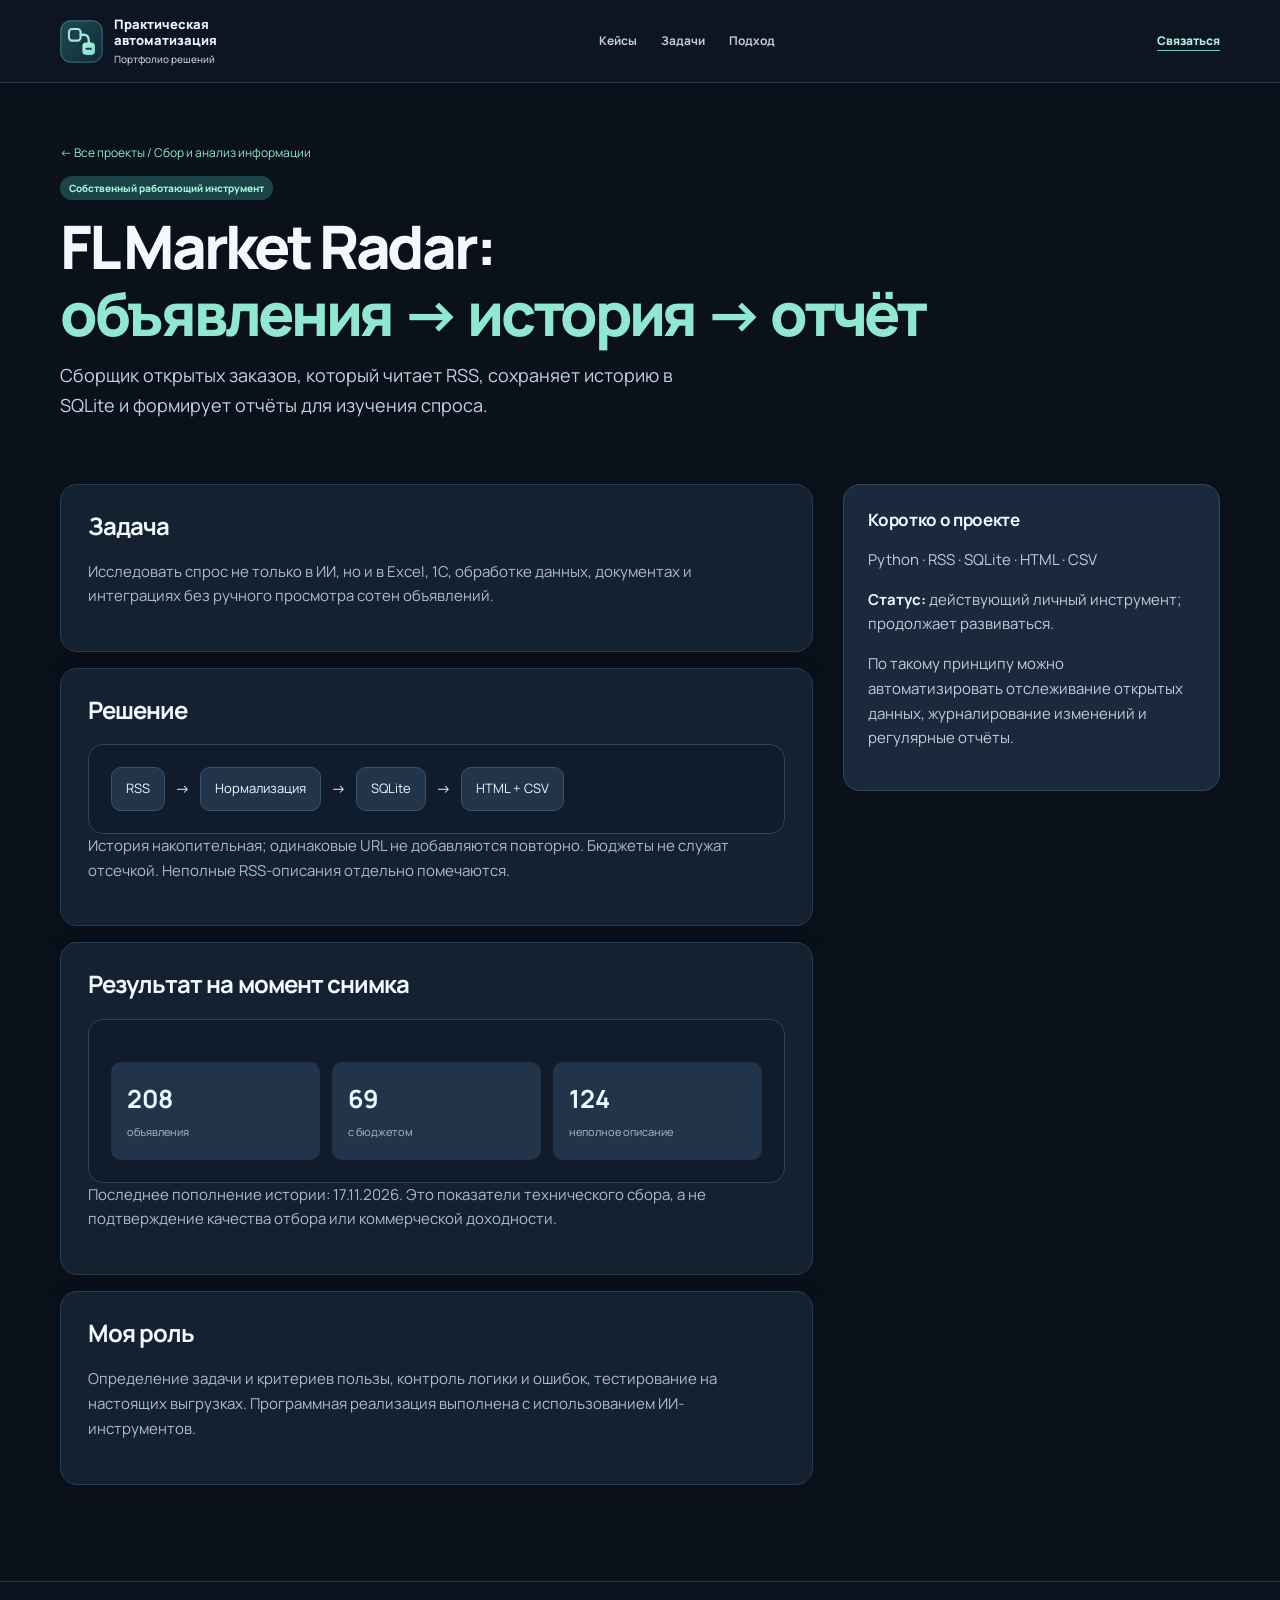
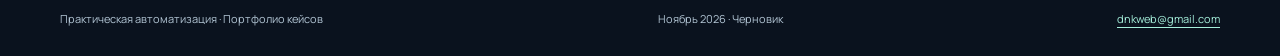
<file: cases/radar.html>
<!doctype html><html lang="ru"><head><meta charset="utf-8"><meta name="viewport" content="width=device-width,initial-scale=1"><meta name="description" content="Собственный инструмент мониторинга заказов"><title>FL Market Radar — кейс</title><link rel="icon" href="../assets/favicon.svg" type="image/svg+xml"><link rel="stylesheet" href="../assets/styles.css"><script defer src="../assets/radar-metrics.js"></script><script defer src="../assets/site.js"></script></head><body><header class="site-header"><div class="wrap header-inner"><a class="brand" href="../index.html"><span class="brand-mark" aria-hidden="true"><img src="../assets/favicon.svg" alt="" width="43" height="43"></span><span>Практическая<br>автоматизация<small>Портфолио решений</small></span></a><nav class="nav"><a href="../index.html#cases">Кейсы</a><a href="../index.html#services">Задачи</a><a href="../index.html#approach">Подход</a></nav><a class="toplink" href="../index.html#contact">Связаться</a></div></header><main><div class="wrap"><div class="page-hero"><p class="crumb"><a href="../index.html">← Все проекты</a> / Сбор и анализ информации</p><span class="kicker">Собственный работающий инструмент</span><h1>FL Market Radar:<br><em>объявления → история → отчёт</em></h1><p class="lead">Сборщик открытых заказов, который читает RSS, сохраняет историю в SQLite и формирует отчёты для изучения спроса.</p></div><div class="case-layout"><div class="case-main"><section class="case-block"><h2>Задача</h2><p>Исследовать спрос не только в ИИ, но и в Excel, 1С, обработке данных, документах и интеграциях без ручного просмотра сотен объявлений.</p></section><section class="case-block"><h2>Решение</h2><div class="showcase"><div class="flowchart"><span>RSS</span> → <span>Нормализация</span> → <span>SQLite</span> → <span>HTML + CSV</span></div></div><p>История накопительная; одинаковые URL не добавляются повторно. Бюджеты не служат отсечкой. Неполные RSS-описания отдельно помечаются.</p></section><section class="case-block"><h2>Результат на момент снимка</h2><div class="showcase"><div class="stats"><div><strong data-radar-metric="total">208</strong><span>объявления</span></div><div><strong data-radar-metric="with_budget">69</strong><span>с бюджетом</span></div><div><strong data-radar-metric="truncated">124</strong><span>неполное описание</span></div></div></div><p><span data-radar-last-seen>Последнее пополнение истории: 17.11.2026</span>. Это показатели технического сбора, а не подтверждение качества отбора или коммерческой доходности.</p></section><section class="case-block"><h2>Моя роль</h2><p>Определение задачи и критериев пользы, контроль логики и ошибок, тестирование на настоящих выгрузках. Программная реализация выполнена с использованием ИИ-инструментов.</p></section></div><aside class="case-side"><h3>Коротко о проекте</h3><p>Python · RSS · SQLite · HTML · CSV</p><p><strong>Статус:</strong> действующий личный инструмент; продолжает развиваться.</p><p>По такому принципу можно автоматизировать отслеживание открытых данных, журналирование изменений и регулярные отчёты.</p></aside></div></div></main><footer class="site-footer"><div class="wrap"><span>Практическая автоматизация · Портфолио кейсов</span><span>Ноябрь 2026 · Черновик</span><a class="footer-email" href="mailto:dnkweb@gmail.com">dnkweb@gmail.com</a></div></footer></body></html>
</file>
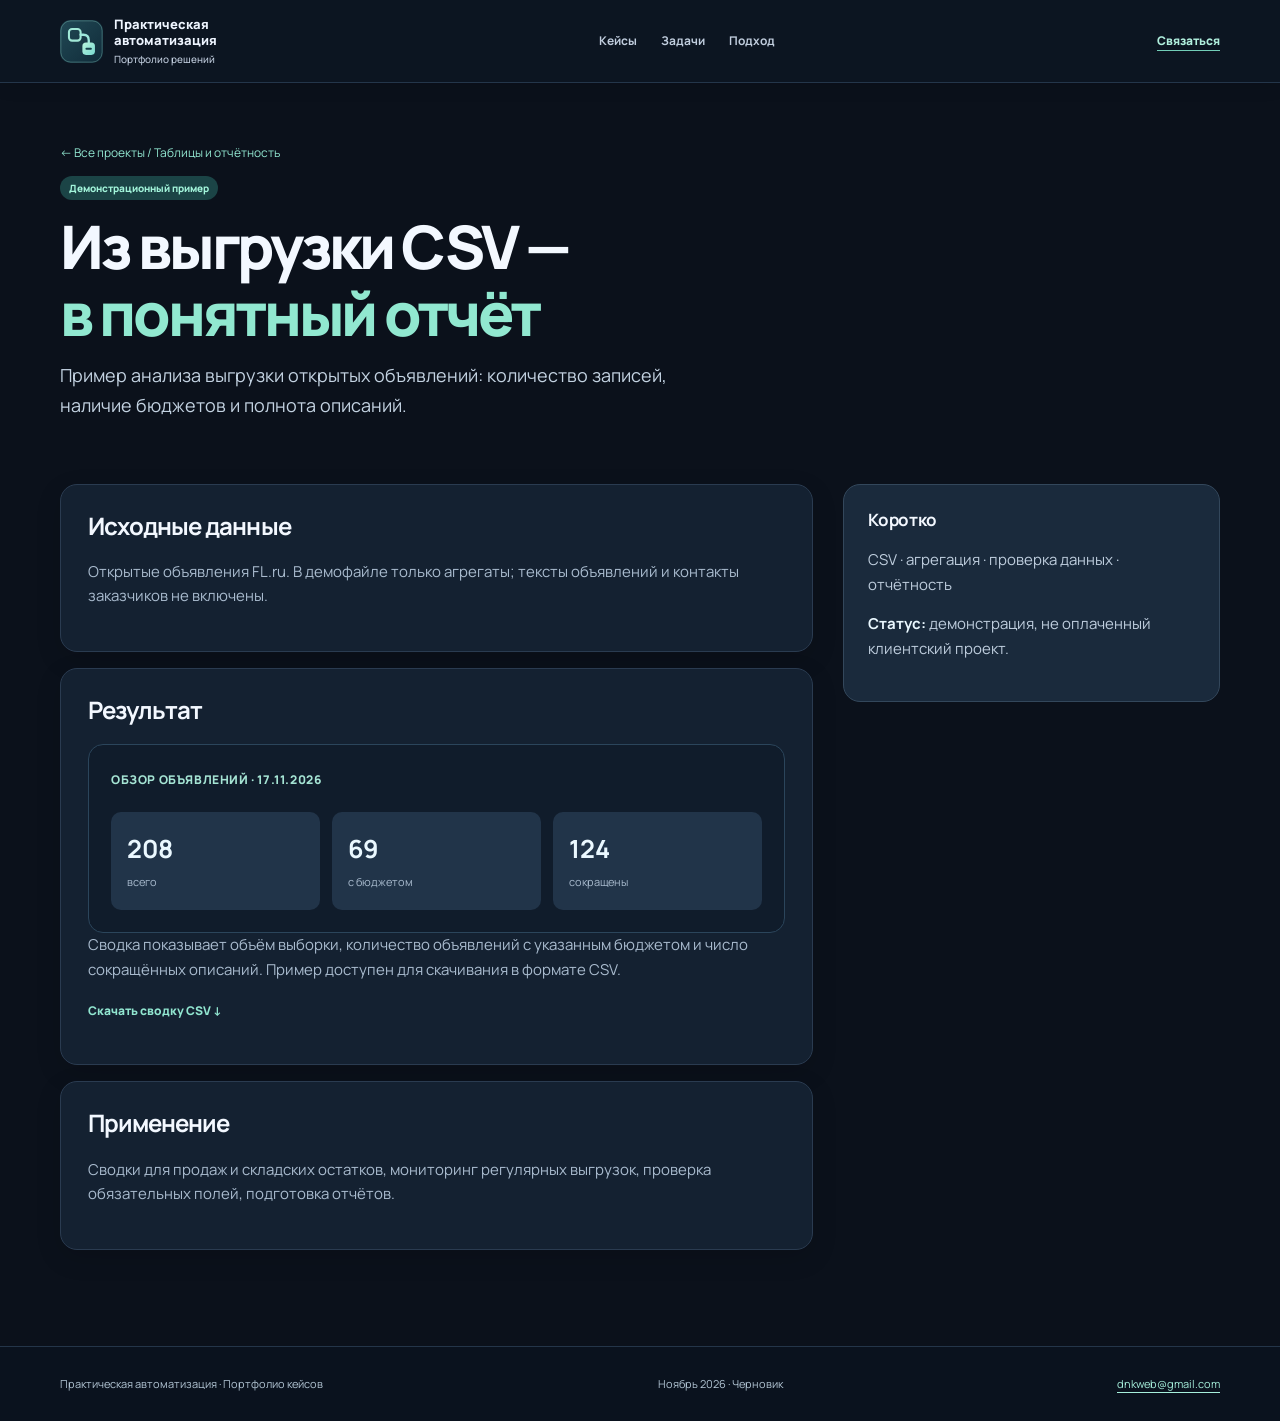
<file: cases/reporting.html>
<!doctype html><html lang="ru"><head><meta charset="utf-8"><meta name="viewport" content="width=device-width,initial-scale=1"><meta name="description" content="Демонстрация аналитического отчёта по собранным данным"><title>CSV-аналитика — демонстрация</title><link rel="icon" href="../assets/favicon.svg" type="image/svg+xml"><link rel="stylesheet" href="../assets/styles.css"><script defer src="../assets/radar-metrics.js"></script><script defer src="../assets/site.js"></script></head><body><header class="site-header"><div class="wrap header-inner"><a class="brand" href="../index.html"><span class="brand-mark" aria-hidden="true"><img src="../assets/favicon.svg" alt="" width="43" height="43"></span><span>Практическая<br>автоматизация<small>Портфолио решений</small></span></a><nav class="nav"><a href="../index.html#cases">Кейсы</a><a href="../index.html#services">Задачи</a><a href="../index.html#approach">Подход</a></nav><a class="toplink" href="../index.html#contact">Связаться</a></div></header><main><div class="wrap"><div class="page-hero"><p class="crumb"><a href="../index.html">← Все проекты</a> / Таблицы и отчётность</p><span class="kicker">Демонстрационный пример</span><h1>Из выгрузки CSV —<br><em>в понятный отчёт</em></h1><p class="lead">Пример анализа выгрузки открытых объявлений: количество записей, наличие бюджетов и полнота описаний.</p></div><div class="case-layout"><div class="case-main"><section class="case-block"><h2>Исходные данные</h2><p>Открытые объявления FL.ru. В демофайле только агрегаты; тексты объявлений и контакты заказчиков не включены.</p></section><section class="case-block"><h2>Результат</h2><div class="showcase"><span class="sh-head">ОБЗОР ОБЪЯВЛЕНИЙ · <span data-radar-date>17.11.2026</span></span><div class="stats"><div><strong data-radar-metric="total">208</strong><span>всего</span></div><div><strong data-radar-metric="with_budget">69</strong><span>с бюджетом</span></div><div><strong data-radar-metric="truncated">124</strong><span>сокращены</span></div></div></div><p>Сводка показывает объём выборки, количество объявлений с указанным бюджетом и число сокращённых описаний. Пример доступен для скачивания в формате CSV.</p><p><a class="case-link" href="../downloads/market_overview.csv" download>Скачать сводку CSV ↓</a></p></section><section class="case-block"><h2>Применение</h2><p>Сводки для продаж и складских остатков, мониторинг регулярных выгрузок, проверка обязательных полей, подготовка отчётов.</p></section></div><aside class="case-side"><h3>Коротко</h3><p>CSV · агрегация · проверка данных · отчётность</p><p><strong>Статус:</strong> демонстрация, не оплаченный клиентский проект.</p></aside></div></div></main><footer class="site-footer"><div class="wrap"><span>Практическая автоматизация · Портфолио кейсов</span><span>Ноябрь 2026 · Черновик</span><a class="footer-email" href="mailto:dnkweb@gmail.com">dnkweb@gmail.com</a></div></footer></body></html>
</file>
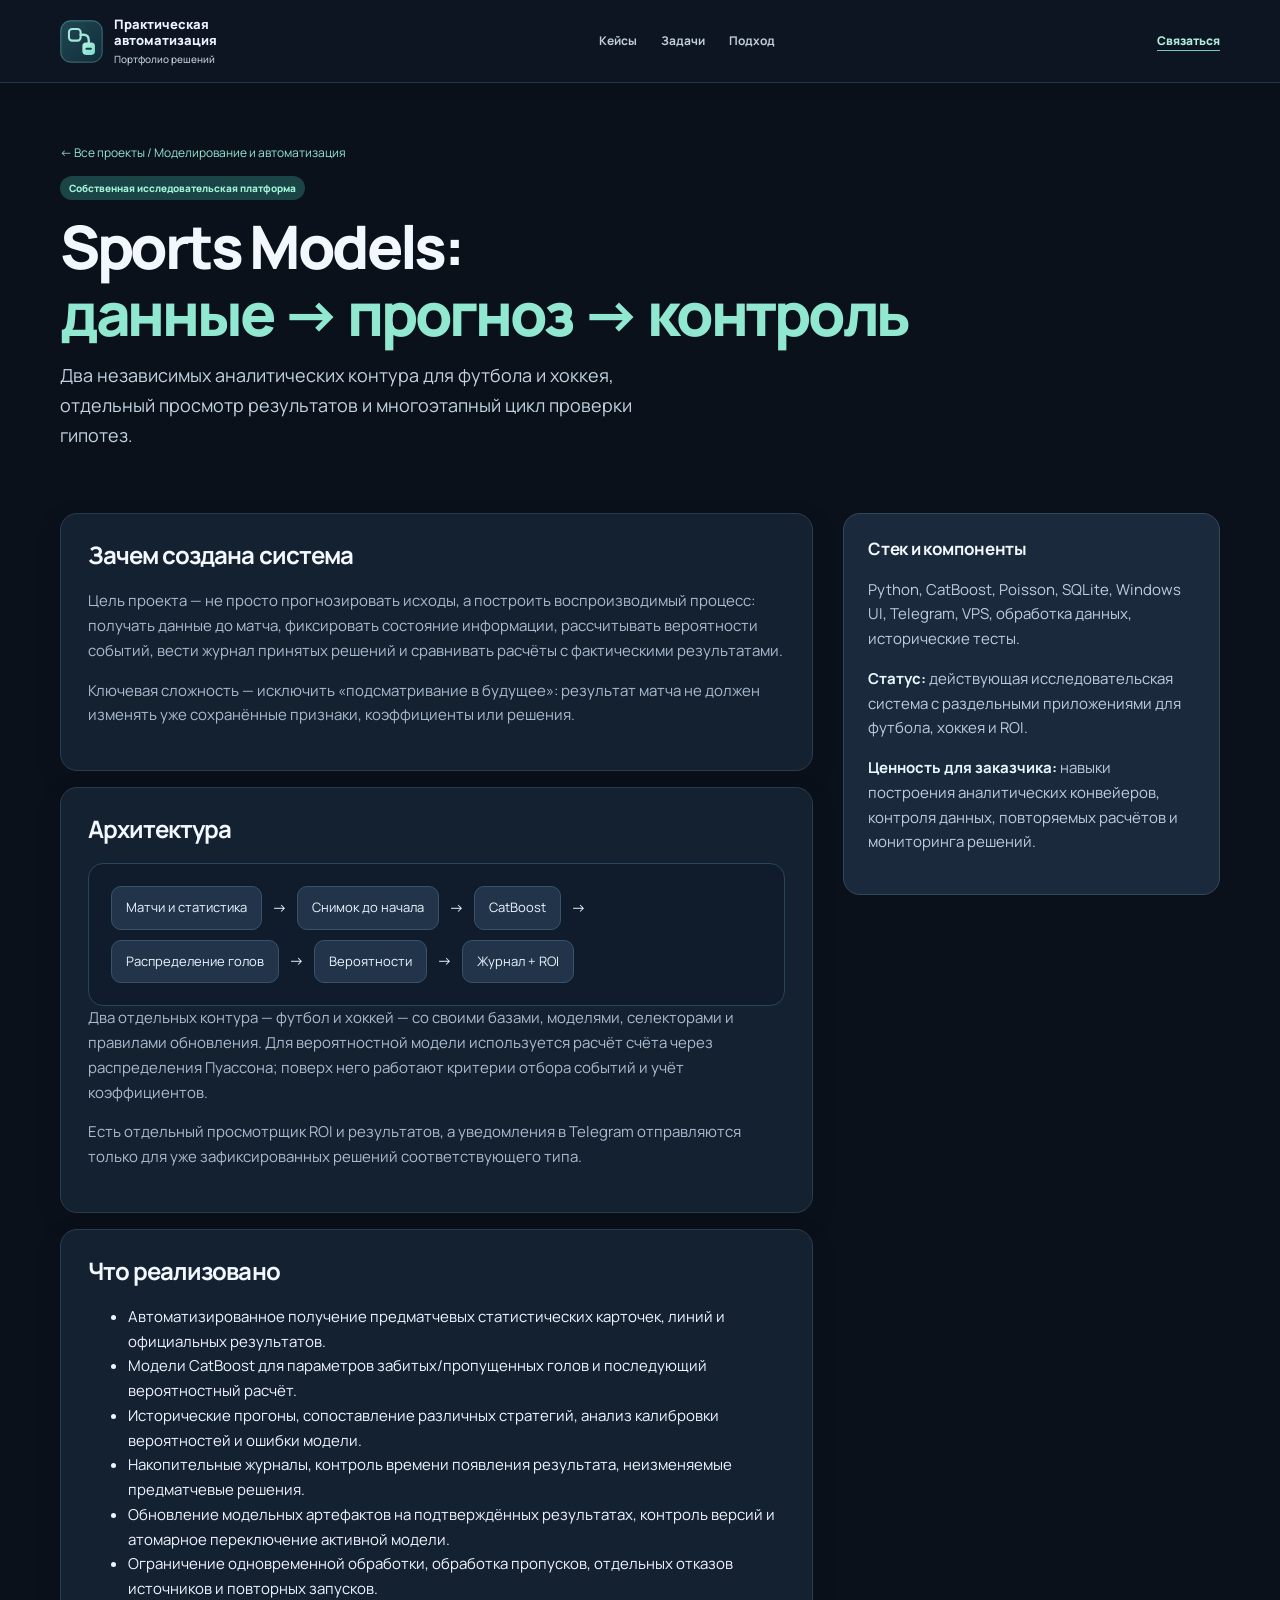
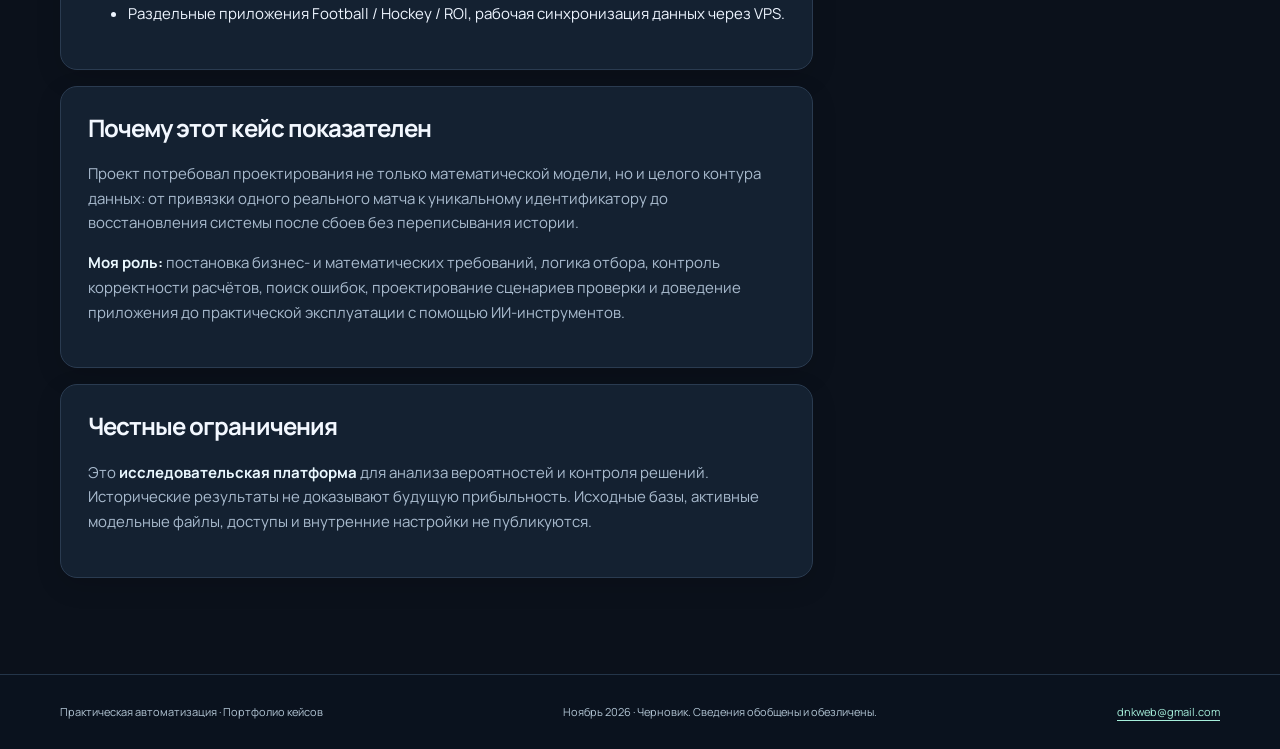
<file: cases/sports.html>
<!doctype html><html lang="ru"><head><meta charset="utf-8"><meta name="viewport" content="width=device-width,initial-scale=1"><meta name="description" content="Спортивная аналитическая система: сбор данных, CatBoost, вероятности, исторические тесты, версионирование моделей, ROI."><title>Sports Models — футбольная и хоккейная аналитика</title><link rel="icon" href="../assets/favicon.svg" type="image/svg+xml"><link rel="stylesheet" href="../assets/styles.css"><script defer src="../assets/site.js"></script></head><body><header class="site-header"><div class="wrap header-inner"><a class="brand" href="../index.html"><span class="brand-mark" aria-hidden="true"><img src="../assets/favicon.svg" alt="" width="43" height="43"></span><span>Практическая<br>автоматизация<small>Портфолио решений</small></span></a><nav class="nav"><a href="../index.html#cases">Кейсы</a><a href="../index.html#services">Задачи</a><a href="../index.html#approach">Подход</a></nav><a class="toplink" href="../index.html#contact">Связаться</a></div></header><main><div class="wrap"><div class="page-hero"><p class="crumb"><a href="../index.html">← Все проекты</a> / Моделирование и автоматизация</p><span class="kicker">Собственная исследовательская платформа</span><h1>Sports Models:<br><em>данные → прогноз → контроль</em></h1><p class="lead">Два независимых аналитических контура для футбола и хоккея, отдельный просмотр результатов и многоэтапный цикл проверки гипотез.</p></div><div class="case-layout"><div class="case-main"><section class="case-block"><h2>Зачем создана система</h2><p>Цель проекта — не просто прогнозировать исходы, а построить воспроизводимый процесс: получать данные до матча, фиксировать состояние информации, рассчитывать вероятности событий, вести журнал принятых решений и сравнивать расчёты с фактическими результатами.</p><p>Ключевая сложность — исключить «подсматривание в будущее»: результат матча не должен изменять уже сохранённые признаки, коэффициенты или решения.</p></section><section class="case-block"><h2>Архитектура</h2><div class="showcase"><div class="flowchart"><span>Матчи и статистика</span> → <span>Снимок до начала</span> → <span>CatBoost</span> → <span>Распределение голов</span> → <span>Вероятности</span> → <span>Журнал + ROI</span></div></div><p>Два отдельных контура — футбол и хоккей — со своими базами, моделями, селекторами и правилами обновления. Для вероятностной модели используется расчёт счёта через распределения Пуассона; поверх него работают критерии отбора событий и учёт коэффициентов.</p><p>Есть отдельный просмотрщик ROI и результатов, а уведомления в Telegram отправляются только для уже зафиксированных решений соответствующего типа.</p></section><section class="case-block"><h2>Что реализовано</h2><ul><li>Автоматизированное получение предматчевых статистических карточек, линий и официальных результатов.</li><li>Модели CatBoost для параметров забитых/пропущенных голов и последующий вероятностный расчёт.</li><li>Исторические прогоны, сопоставление различных стратегий, анализ калибровки вероятностей и ошибки модели.</li><li>Накопительные журналы, контроль времени появления результата, неизменяемые предматчевые решения.</li><li>Обновление модельных артефактов на подтверждённых результатах, контроль версий и атомарное переключение активной модели.</li><li>Ограничение одновременной обработки, обработка пропусков, отдельных отказов источников и повторных запусков.</li><li>Раздельные приложения Football / Hockey / ROI, рабочая синхронизация данных через VPS.</li></ul></section><section class="case-block"><h2>Почему этот кейс показателен</h2><p>Проект потребовал проектирования не только математической модели, но и целого контура данных: от привязки одного реального матча к уникальному идентификатору до восстановления системы после сбоев без переписывания истории.</p><p><strong>Моя роль:</strong> постановка бизнес- и математических требований, логика отбора, контроль корректности расчётов, поиск ошибок, проектирование сценариев проверки и доведение приложения до практической эксплуатации с помощью ИИ-инструментов.</p></section><section class="case-block"><h2>Честные ограничения</h2><p>Это <strong>исследовательская платформа</strong> для анализа вероятностей и контроля решений. Исторические результаты не доказывают будущую прибыльность. Исходные базы, активные модельные файлы, доступы и внутренние настройки не публикуются.</p></section></div><aside class="case-side"><h3>Стек и компоненты</h3><p>Python, CatBoost, Poisson, SQLite, Windows UI, Telegram, VPS, обработка данных, исторические тесты.</p><p><strong>Статус:</strong> действующая исследовательская система с раздельными приложениями для футбола, хоккея и ROI.</p><p><strong>Ценность для заказчика:</strong> навыки построения аналитических конвейеров, контроля данных, повторяемых расчётов и мониторинга решений.</p></aside></div></div></main><footer class="site-footer"><div class="wrap"><span>Практическая автоматизация · Портфолио кейсов</span><span>Ноябрь 2026 · Черновик. Сведения обобщены и обезличены.</span><a class="footer-email" href="mailto:dnkweb@gmail.com">dnkweb@gmail.com</a></div></footer></body></html>
</file>
<file: assets/styles.css>
@import url('https://fonts.googleapis.com/css2?family=Manrope:wght@400;500;600;700;800&display=swap');
:root{--ink:#153430;--sub:#5b716b;--cream:#f7f8f3;--line:#dfe7df;--mint:#c5e8d6;--deep:#183c3a;--white:#fff;--radius:20px}
*{box-sizing:border-box}html{scroll-behavior:smooth}body{margin:0;background:var(--cream);color:var(--ink);font-family:Manrope,system-ui,Arial,sans-serif;font-size:15px;line-height:1.65}a{color:inherit;text-decoration:none}button{font:inherit}.wrap{width:min(1160px,calc(100% - 40px));margin:auto}
.site-header{background:#ffffffee;border-bottom:1px solid var(--line);position:sticky;top:0;z-index:20;backdrop-filter:blur(9px)}.header-inner{display:flex;align-items:center;gap:35px;justify-content:space-between;min-height:82px}.brand{display:flex;gap:11px;align-items:center;font-size:13px;font-weight:800;line-height:1.2}.brand-mark{width:43px;height:43px;display:grid;place-items:center;background:var(--deep);border-radius:12px;color:#dcfbe7;font-size:23px}.brand small{display:block;font-weight:500;color:var(--sub);font-size:10px;margin-top:5px}.nav{display:flex;gap:24px;color:var(--sub);font-weight:700;font-size:12px}.toplink{border-bottom:1px solid #6c9186;font-size:12px;font-weight:800}.hero{padding:82px 0 88px;background:radial-gradient(ellipse at 85% 16%,#e0f4e7,transparent 46%),var(--cream)}.hero-grid{display:grid;grid-template-columns:1.15fr .85fr;gap:50px;align-items:center}.eyebrow,.section-label,.kicker{font-size:11px;text-transform:uppercase;letter-spacing:.14em;font-weight:800;color:#468678}h1,h2,h3,p{margin-top:0}h1{font-size:clamp(38px,5.1vw,72px);letter-spacing:-.055em;line-height:1.13;font-weight:800}em{font-style:normal;color:#448d75}h2{font-size:clamp(29px,3.5vw,48px);line-height:1.18;letter-spacing:-.04em}h3{line-height:1.32;letter-spacing:-.02em}.lead{font-size:18px;color:#4e625d;max-width:620px}.hero-actions{display:flex;gap:12px;flex-wrap:wrap;margin:28px 0}.btn{padding:13px 19px;border:1px solid #b8d1c4;border-radius:13px;background:#fff;display:inline-flex;font-weight:800;font-size:12px}.btn-primary{color:#f4fff6;background:#205044;border-color:#205044}.small-note,.small{font-size:12px;color:var(--sub);max-width:590px}.signal-card{border:1px solid #315e57;border-radius:22px;overflow:hidden;background:#163b37;color:#e0f7e9;box-shadow:0 18px 48px #183b3020}.signal-top,.signal-foot{display:flex;justify-content:space-between;align-items:center;gap:12px;padding:17px 23px;background:#224942;font-size:11px;letter-spacing:.06em}.signal-foot{background:#224942;color:#c2e6d5}.signal-dot{width:9px;height:9px;border-radius:50%;background:#a4dfad}.signal-body{padding:27px}.signal-body h3{font-size:21px}.workflow-mini{display:grid;gap:15px}.step{display:flex;gap:14px;align-items:flex-start;padding:13px 0;border-top:1px solid #375b54;font-size:14px}.number{font-size:12px;color:#b5e9cb;font-weight:800}.detail{display:block;color:#aec7bf;font-size:11px}.section{padding:78px 0}.section-header{display:flex;align-items:end;justify-content:space-between;gap:35px;margin-bottom:31px}.section-desc{max-width:390px;color:var(--sub);font-size:14px}.project-grid{display:grid;grid-template-columns:repeat(3,1fr);gap:22px}.project{border:1px solid var(--line);background:#fff;border-radius:20px;overflow:hidden;box-shadow:0 6px 25px #2b4d3520}.project-visual{display:block}.project-visual svg{display:block;width:100%;height:auto}.project-body{padding:24px}.meta{display:flex;gap:7px;flex-wrap:wrap}.chip,.kicker{padding:5px 9px;background:#e5f2e8;color:#306e5a;border-radius:50px;font-size:10px;font-weight:800;letter-spacing:0;text-transform:none}.chip.demo{background:#f5efdc;color:#90743a}.project h3{margin:16px 0 8px;font-size:21px}.project p{font-size:13px;color:var(--sub)}.case-link{font-size:12px;color:#236b54;font-weight:800}.services{display:grid;grid-template-columns:repeat(4,1fr);gap:15px}.service{background:#fff;border:1px solid var(--line);border-radius:17px;padding:22px}.service h3{font-size:17px}.service p{color:var(--sub);font-size:12px}.service .icon{font-size:24px;color:#41866d}.principles{display:grid;grid-template-columns:repeat(4,1fr);gap:16px}.principle{border-top:2px solid #78b49b;padding-top:17px}.principle .n{color:#6b9a89;font-size:11px;font-weight:800}.principle h3{margin-top:14px;font-size:17px}.principle p{font-size:12px;color:var(--sub)}.about{display:grid;grid-template-columns:1fr 1fr;gap:55px}.aside{background:#eaf2ec;border-radius:18px;padding:24px;color:#45645a}.aside p{font-size:13px}.contact{background:#183f38;padding:50px 0;color:#f2fff5}.contact-pane{display:grid;grid-template-columns:1fr auto;align-items:center;gap:30px}.contact-pane p{max-width:620px;color:#c3e2d3}.contact-pane .section-label{color:#b1dbbd}.contact-pane .btn{background:#d3edda;color:#205044}.site-footer{padding:28px 0;background:#10372f;color:#acd6c1;font-size:11px}.site-footer .wrap{display:flex;justify-content:space-between;gap:16px}
.page-hero{padding:60px 0 45px}.page-hero h1{font-size:clamp(33px,4.7vw,60px);margin:13px 0}.crumb{font-size:12px;color:#5d8c78}.case-layout{display:grid;grid-template-columns:minmax(0,2fr) minmax(240px,1fr);gap:30px;margin-bottom:80px}.case-block{background:#fff;border:1px solid var(--line);border-radius:17px;padding:27px;margin-bottom:16px}.case-block h2{font-size:24px}.case-block p{color:var(--sub)}.case-side{border:1px solid var(--line);background:#e8f2ec;border-radius:17px;padding:24px;height:max-content}.case-side h3{font-size:17px}.case-side li{margin-bottom:10px}.showcase{background:#edf5ef;border:1px solid #d4e5d6;padding:22px;border-radius:15px;overflow-x:auto}.flowchart{display:flex;gap:10px;flex-wrap:wrap;align-items:center}.flowchart span{padding:10px 14px;border:1px solid #a9c7b4;border-radius:10px;background:#fff;font-size:13px}.sh-head{font-size:12px;letter-spacing:.05em;font-weight:800}.stats{display:flex;gap:12px;margin-top:20px;flex-wrap:wrap}.stats div{background:#fff;border-radius:10px;padding:16px;flex:1}.stats strong{display:block;font-size:25px}.stats span{font-size:11px;color:var(--sub)}
@media(max-width:920px){.hero-grid,.about,.case-layout{grid-template-columns:1fr}.project-grid{grid-template-columns:repeat(2,1fr)}.services,.principles{grid-template-columns:repeat(2,1fr)}.nav{display:none}.section-header{display:block}.section-desc{max-width:100%}.hero{padding:55px 0}.contact-pane{grid-template-columns:1fr}}
@media(max-width:570px){.wrap{width:min(100% - 28px,1160px)}.header-inner{min-height:70px}.brand{font-size:11px}.toplink{font-size:11px}.project-grid,.services,.principles{grid-template-columns:1fr}.section{padding:50px 0}.signal-body{padding:18px}.project-body{padding:18px}.site-footer .wrap{flex-direction:column}.hero-actions{display:grid}.btn{justify-content:center}}

/* === DARK PORTFOLIO THEME v1.1 | one shared stylesheet for every case === */
:root{
  color-scheme:dark;
  --ink:#eef5ff;--sub:#a9bbce;--cream:#0b111b;--line:#293b50;
  --mint:#9ee5d2;--deep:#122535;--white:#152131;
}
html{background:#0b111b}
body{background:#0b111b;color:var(--ink)}
a:focus-visible,button:focus-visible{outline:3px solid #9ee5d2;outline-offset:4px}
a:hover{color:#a7f6df}
.site-header{background:#0d1623ee;border-color:#24364a;box-shadow:0 1px 18px #0002}
.brand-mark{background:linear-gradient(145deg,#183f48,#245f60);color:#ddfff3;box-shadow:inset 0 0 0 1px #48887b}
.brand small,.nav{color:#c1cede}
.toplink{border-bottom-color:#72cdb7;color:#b0efdd}
.hero{background:radial-gradient(ellipse at 85% 10%,#153c3d 0%,transparent 40%),radial-gradient(ellipse at 10% 85%,#18253b 0%,transparent 53%),#0b111b}
.eyebrow,.section-label{color:#85d8c2}
h1,h2,h3{color:#f3f8ff}
em{color:#91e8d0}
.lead{color:#c3d2e1}
.btn{background:#172638;border-color:#3a5368;color:#e8f3fc}
.btn:hover{background:#20354a;color:#fff;border-color:#75b6aa;transform:translateY(-1px);transition:transform .15s ease}
.btn-primary{color:#0d242a;background:#92e4ce;border-color:#92e4ce}
.btn-primary:hover{background:#b0f5e1;color:#09242a}
.small-note,.small,.section-desc,.project p,.service p,.principle p,.aside p,.case-block p,.stats span{color:var(--sub)}
.signal-card{background:#101f2b;border-color:#2f6870;box-shadow:0 24px 58px #02081155;color:#e7f9f4}
.signal-top,.signal-foot{background:#183441;color:#b8e7dc}
.signal-body h3{color:#effff8}
.step{border-top-color:#31515c}
.detail{color:#b6cdd1}
.project,.service,.case-block{background:#142131;border-color:#2a3b50;box-shadow:0 8px 26px #00000021}
.project:hover{border-color:#4a817f;box-shadow:0 16px 40px #0004;transition:box-shadow .2s ease,border-color .2s ease}
.project h3,.service h3{color:#f3f8ff}
.chip,.kicker{background:#1b4446;color:#a2f4da}
.chip.demo{background:#473b2a;color:#ffe0a5}
.case-link,.crumb{color:#91e6d0}
.case-link:hover,.crumb a:hover{text-decoration:underline}
.service .icon,.principle .n{color:#9ce4ce}
.principle{border-top-color:#4e968e}
.aside,.case-side{background:#1a2a3c;color:#d4e4ef;border:1px solid #33475b}
.case-side p,.case-side li{color:#becddd}
.showcase{background:#101c2b;border-color:#2b455b}
.flowchart span,.stats div{background:#213449;border-color:#37536a;color:#eaf7ff}
.sh-head{color:#a5e4d4}
.contact{background:radial-gradient(circle at 90% 0%,#1b4b49 0%,transparent 35%),linear-gradient(115deg,#111d30,#122b31);border-top:1px solid #2f5154;color:#f0faff}
.contact-pane p{color:#bcd2df}
.contact-pane .section-label{color:#a5ecd7}
.contact-note{color:#b3c6d6}
.site-footer{background:#0a121e;border-top:1px solid #243549;color:#b2c5d4}
.case-block strong,.case-side strong{color:#eaf8ff}
.contact-lead{max-width:660px}
.contact-grid{display:grid;grid-template-columns:repeat(3,minmax(0,1fr));gap:15px;margin-top:27px}
.contact-channel{background:#142b37;border:1px solid #35596a;border-radius:16px;padding:21px;min-width:0;display:flex;flex-direction:column;gap:12px}
.channel-heading{display:flex;align-items:center;gap:11px;font-weight:800;font-size:16px;color:#f3faff}
.channel-icon{display:grid;place-items:center;height:35px;width:35px;flex-shrink:0;border-radius:11px;color:#9bead7;background:#214a50;font-size:17px;font-weight:800}
.channel-note{color:#b7ccda;font-size:12px;line-height:1.5}
.channel-action{margin-top:auto;align-self:flex-start;border-bottom:1px solid #77c9b6;font-weight:800;color:#a6f0dc;font-size:13px}
.channel-action:hover{color:#fff}
.contact-channel[data-active="true"]{border-color:#62baab}
[hidden]{display:none!important}
/* Contact methods with verified, usable links only. */
.contact-grid{grid-template-columns:repeat(2,minmax(0,1fr));max-width:840px}
.footer-email{color:#a6f0dc;text-decoration:underline;text-underline-offset:4px;overflow-wrap:anywhere}
.section[id],.contact[id]{scroll-margin-top:96px}
.project-visual:focus-visible{outline:3px solid #9ee5d2;outline-offset:-3px}
@media(max-width:760px){.contact-grid{grid-template-columns:1fr}.contact-channel{padding:18px}}
@media(prefers-reduced-motion:reduce){html{scroll-behavior:auto}.btn:hover{transform:none}}

/* Brand identity: shared vector mark, same design as the tab favicon. */
.brand-mark{background:transparent!important;box-shadow:none!important;overflow:visible;flex-shrink:0}
.brand-mark img{display:block;width:43px;height:43px;max-width:100%;object-fit:contain}
</file>
